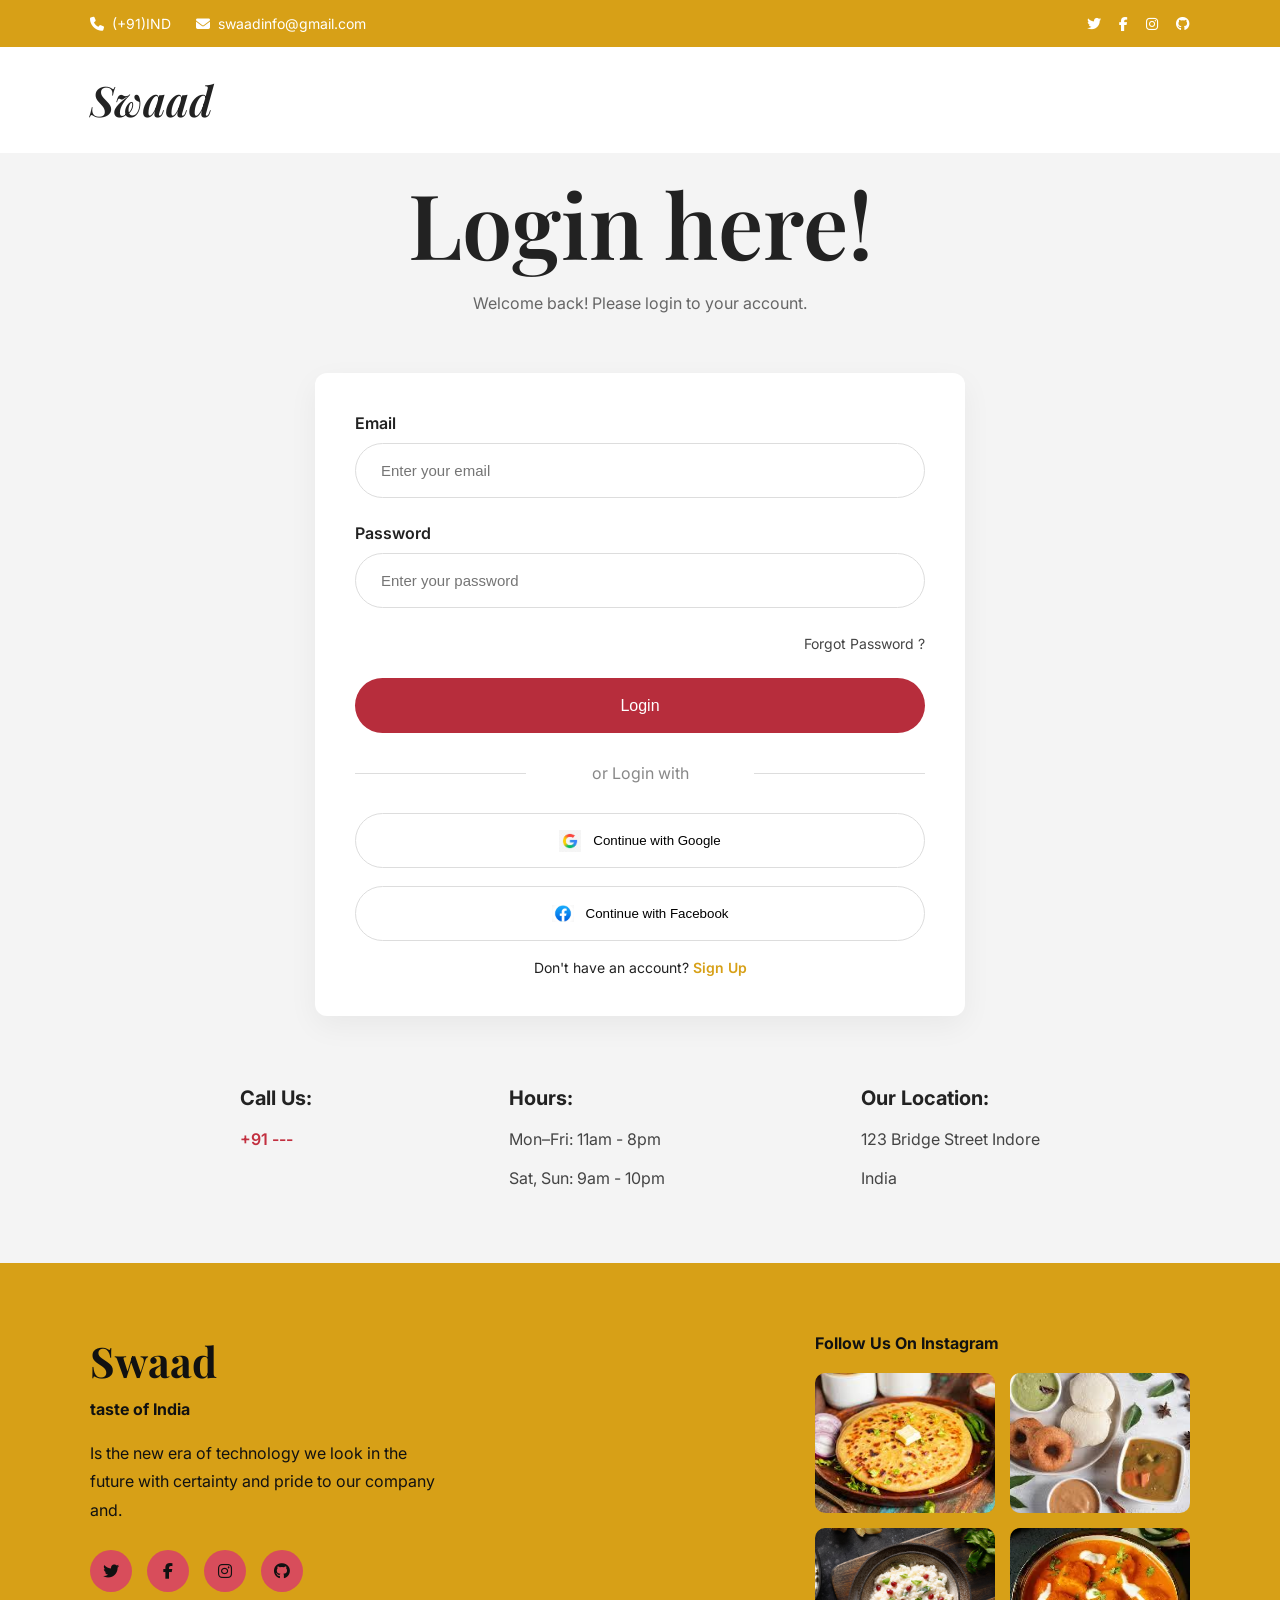
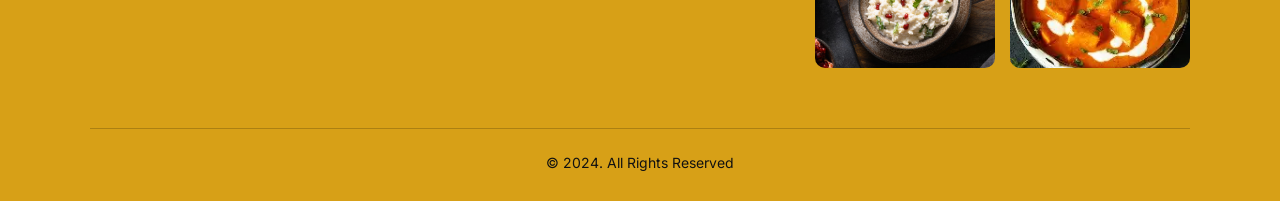
<file: index.html>
<!DOCTYPE html>
<html lang="en">
<head>
  <meta charset="UTF-8" />
  <meta name="viewport" content="width=device-width, initial-scale=1.0"/>
  <title>Swaad Login</title>

  <!-- Google Fonts -->
  <link rel="preconnect" href="https://fonts.googleapis.com">
  <link rel="preconnect" href="https://fonts.gstatic.com" crossorigin>
  <link href="https://fonts.googleapis.com/css2?family=Playfair+Display:wght@400;600;700&family=Inter:wght@300;400;500;600&display=swap" rel="stylesheet">

  <!-- Font Awesome -->
  <link rel="stylesheet"
    href="https://cdnjs.cloudflare.com/ajax/libs/font-awesome/6.5.2/css/all.min.css"/>

  <link rel="stylesheet" href="./CSS/Style.css">
</head>
<body>

  <!-- TOP BAR -->
  <div class="top-bar">
    <div class="top-left">
      <span><i class="fa-solid fa-phone"></i> (+91)IND</span>
      <span><i class="fa-solid fa-envelope"></i> swaadinfo@gmail.com</span>
    </div>

    <div class="top-right">
      <i class="fa-brands fa-twitter"></i>
      <i class="fa-brands fa-facebook-f"></i>
      <i class="fa-brands fa-instagram"></i>
      <i class="fa-brands fa-github"></i>
    </div>
  </div>

  <!-- HERO SECTION -->
  <section class="hero">

    <!-- NAV -->
    <nav class="navbar">
      <h1 class="logo">Swaad</h1>
    </nav>

    <!-- LOGIN CONTENT -->
    <div class="login-content">

      <h2>Login here!</h2>
      <p>Welcome back! Please login to your account.</p>

      <!-- LOGIN CARD -->
      <div class="login-card">

        <form id="loginForm">

          <div class="input-group">
            <label>Email</label>
            <input type="email" placeholder="Enter your email" required>
          </div>

          <div class="input-group">
            <label>Password</label>
            <input type="password" placeholder="Enter your password" required>
          </div>

          <div class="forgot">
            <a href="#">Forgot Password ?</a>
          </div>

          <button type="submit" class="login-btn">Login</button>

          <div class="divider">
            <span>or Login with</span>
          </div>

          <button type="button" class="social-btn">
            <img src="./Images/google.jpg" alt="google">
            Continue with Google
          </button>

          <button type="button" class="social-btn">
            <img src="./Images/facebook.jpg" alt="facebook">
            Continue with Facebook
          </button>

          <div class="signup-text">
            Don't have an account?
            <a href="./HTML/SignUp.html">Sign Up</a>
          </div>

        </form>
      </div>

      <!-- CONTACT INFO -->
      <div class="contact-info">

        <div class="info-box">
          <h4>Call Us:</h4>
          <p class="red">+91 ---</p>
        </div>

        <div class="info-box">
          <h4>Hours:</h4>
          <p>Mon–Fri: 11am - 8pm</p>
          <p>Sat, Sun: 9am - 10pm</p>
        </div>

        <div class="info-box">
          <h4>Our Location:</h4>
          <p>123 Bridge Street Indore</p>
          <p>India</p>
        </div>

      </div>

    </div>
  </section>

  <!-- FOOTER -->
  <footer class="footer">

    <div class="footer-container">

      <!-- LEFT -->
      <div class="footer-left">
        <h2>Swaad</h2>
        <h4>taste of India</h4>

        <p>
          Is the new era of technology we look in the future with certainty and pride
          to our company and.
        </p>

        <div class="social-icons">
          <a href="#"><i class="fa-brands fa-twitter"></i></a>
          <a href="#"><i class="fa-brands fa-facebook-f"></i></a>
          <a href="#"><i class="fa-brands fa-instagram"></i></a>
          <a href="#"><i class="fa-brands fa-github"></i></a>
        </div>
      </div>

      <!-- RIGHT -->
      <div class="footer-right">

        <h4>Follow Us On Instagram</h4>

        <div class="gallery">
          <img src="Images/paratha.jpg" alt="food">

          <img src="Images/images.jpg" alt="food">

          <img src="Images/Curd-Rice.jpg" alt="food">

          <img src="Images/shahi paneer.webp" alt="food">
        </div>

      </div>

    </div>

    <div class="footer-bottom">
      © 2024. All Rights Reserved
    </div>

  </footer>

  <script src="JS/Script.js"></script>
</body>
</html>
</file>
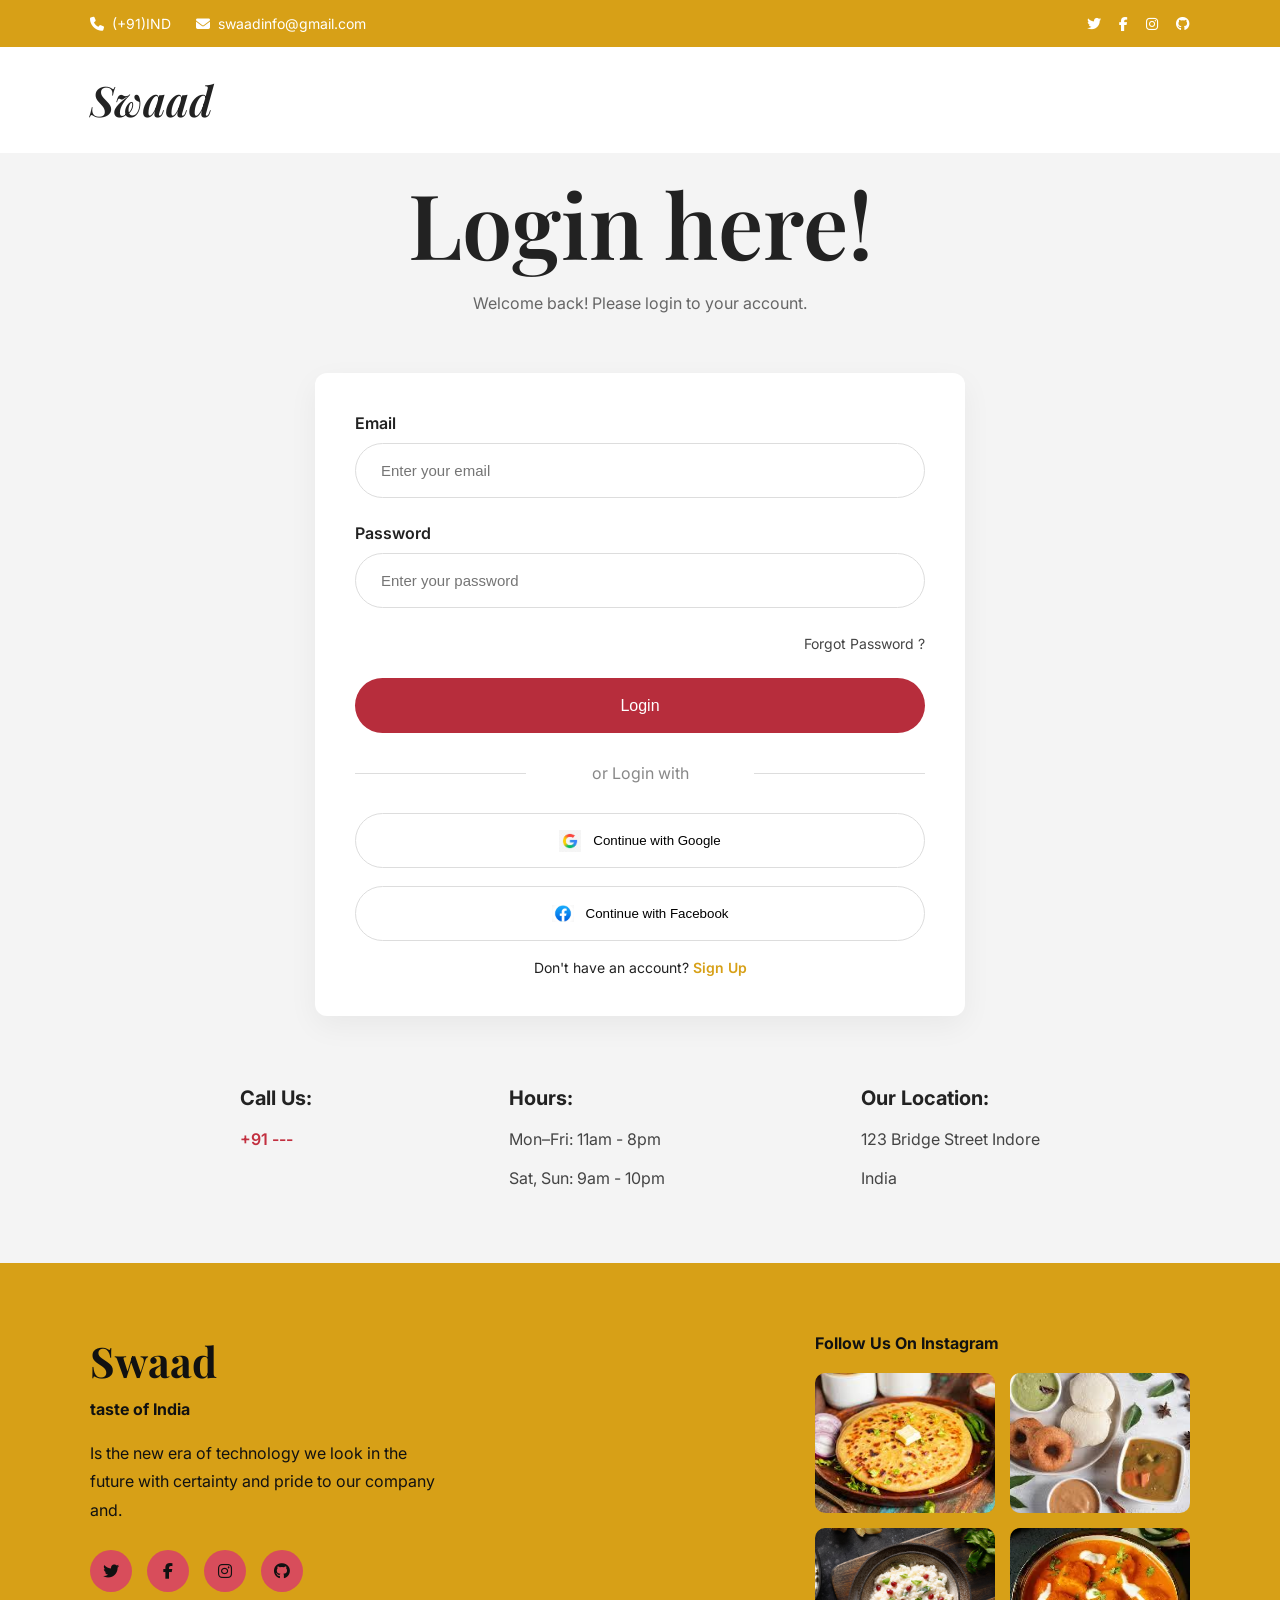
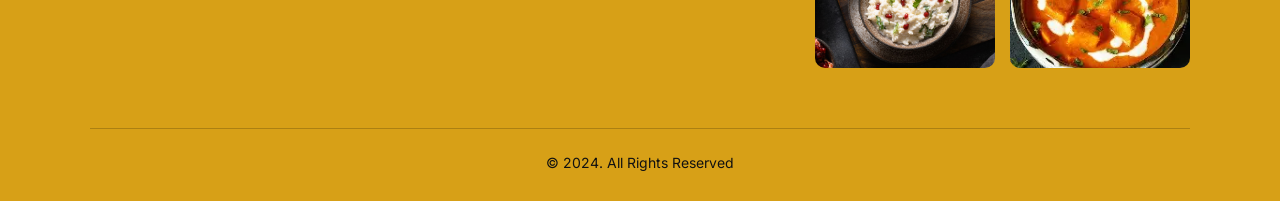
<file: HTML/index.html>
<!DOCTYPE html>
<html lang="en">
<head>
  <meta charset="UTF-8" />
  <meta name="viewport" content="width=device-width, initial-scale=1.0"/>
  <title>Swaad Login</title>

  <!-- Google Fonts -->
  <link rel="preconnect" href="https://fonts.googleapis.com">
  <link rel="preconnect" href="https://fonts.gstatic.com" crossorigin>
  <link href="https://fonts.googleapis.com/css2?family=Playfair+Display:wght@400;600;700&family=Inter:wght@300;400;500;600&display=swap" rel="stylesheet">

  <!-- Font Awesome -->
  <link rel="stylesheet"
    href="https://cdnjs.cloudflare.com/ajax/libs/font-awesome/6.5.2/css/all.min.css"/>

  <link rel="stylesheet" href="/CSS/Style.css">
</head>
<body>

  <!-- TOP BAR -->
  <div class="top-bar">
    <div class="top-left">
      <span><i class="fa-solid fa-phone"></i> (+91)IND</span>
      <span><i class="fa-solid fa-envelope"></i> swaadinfo@gmail.com</span>
    </div>

    <div class="top-right">
      <i class="fa-brands fa-twitter"></i>
      <i class="fa-brands fa-facebook-f"></i>
      <i class="fa-brands fa-instagram"></i>
      <i class="fa-brands fa-github"></i>
    </div>
  </div>

  <!-- HERO SECTION -->
  <section class="hero">

    <!-- NAV -->
    <nav class="navbar">
      <h1 class="logo">Swaad</h1>
    </nav>

    <!-- LOGIN CONTENT -->
    <div class="login-content">

      <h2>Login here!</h2>
      <p>Welcome back! Please login to your account.</p>

      <!-- LOGIN CARD -->
      <div class="login-card">

        <form id="loginForm">

          <div class="input-group">
            <label>Email</label>
            <input type="email" placeholder="Enter your email" required>
          </div>

          <div class="input-group">
            <label>Password</label>
            <input type="password" placeholder="Enter your password" required>
          </div>

          <div class="forgot">
            <a href="#">Forgot Password ?</a>
          </div>

          <button type="submit" class="login-btn">Login</button>

          <div class="divider">
            <span>or Login with</span>
          </div>

          <button type="button" class="social-btn">
            <img src="/Images/google.jpg" alt="google">
            Continue with Google
          </button>

          <button type="button" class="social-btn">
            <img src="/Images/facebook.jpg" alt="facebook">
            Continue with Facebook
          </button>

          <div class="signup-text">
            Don't have an account?
            <a href="SignUp.html">Sign Up</a>
          </div>

        </form>
      </div>

      <!-- CONTACT INFO -->
      <div class="contact-info">

        <div class="info-box">
          <h4>Call Us:</h4>
          <p class="red">+91 ---</p>
        </div>

        <div class="info-box">
          <h4>Hours:</h4>
          <p>Mon–Fri: 11am - 8pm</p>
          <p>Sat, Sun: 9am - 10pm</p>
        </div>

        <div class="info-box">
          <h4>Our Location:</h4>
          <p>123 Bridge Street Indore</p>
          <p>India</p>
        </div>

      </div>

    </div>
  </section>

  <!-- FOOTER -->
  <footer class="footer">

    <div class="footer-container">

      <!-- LEFT -->
      <div class="footer-left">
        <h2>Swaad</h2>
        <h4>taste of India</h4>

        <p>
          Is the new era of technology we look in the future with certainty and pride
          to our company and.
        </p>

        <div class="social-icons">
          <a href="#"><i class="fa-brands fa-twitter"></i></a>
          <a href="#"><i class="fa-brands fa-facebook-f"></i></a>
          <a href="#"><i class="fa-brands fa-instagram"></i></a>
          <a href="#"><i class="fa-brands fa-github"></i></a>
        </div>
      </div>

      <!-- RIGHT -->
      <div class="footer-right">

        <h4>Follow Us On Instagram</h4>

        <div class="gallery">
          <img src="/Images/paratha.jpg" alt="food">

          <img src="/Images/images.jpg" alt="food">

          <img src="/Images/Curd-Rice.jpg" alt="food">

          <img src="/Images/shahi paneer.webp" alt="food">
        </div>

      </div>

    </div>

    <div class="footer-bottom">
      © 2024. All Rights Reserved
    </div>

  </footer>

  <script src="/JS/Script.js"></script>
</body>
</html>
</file>
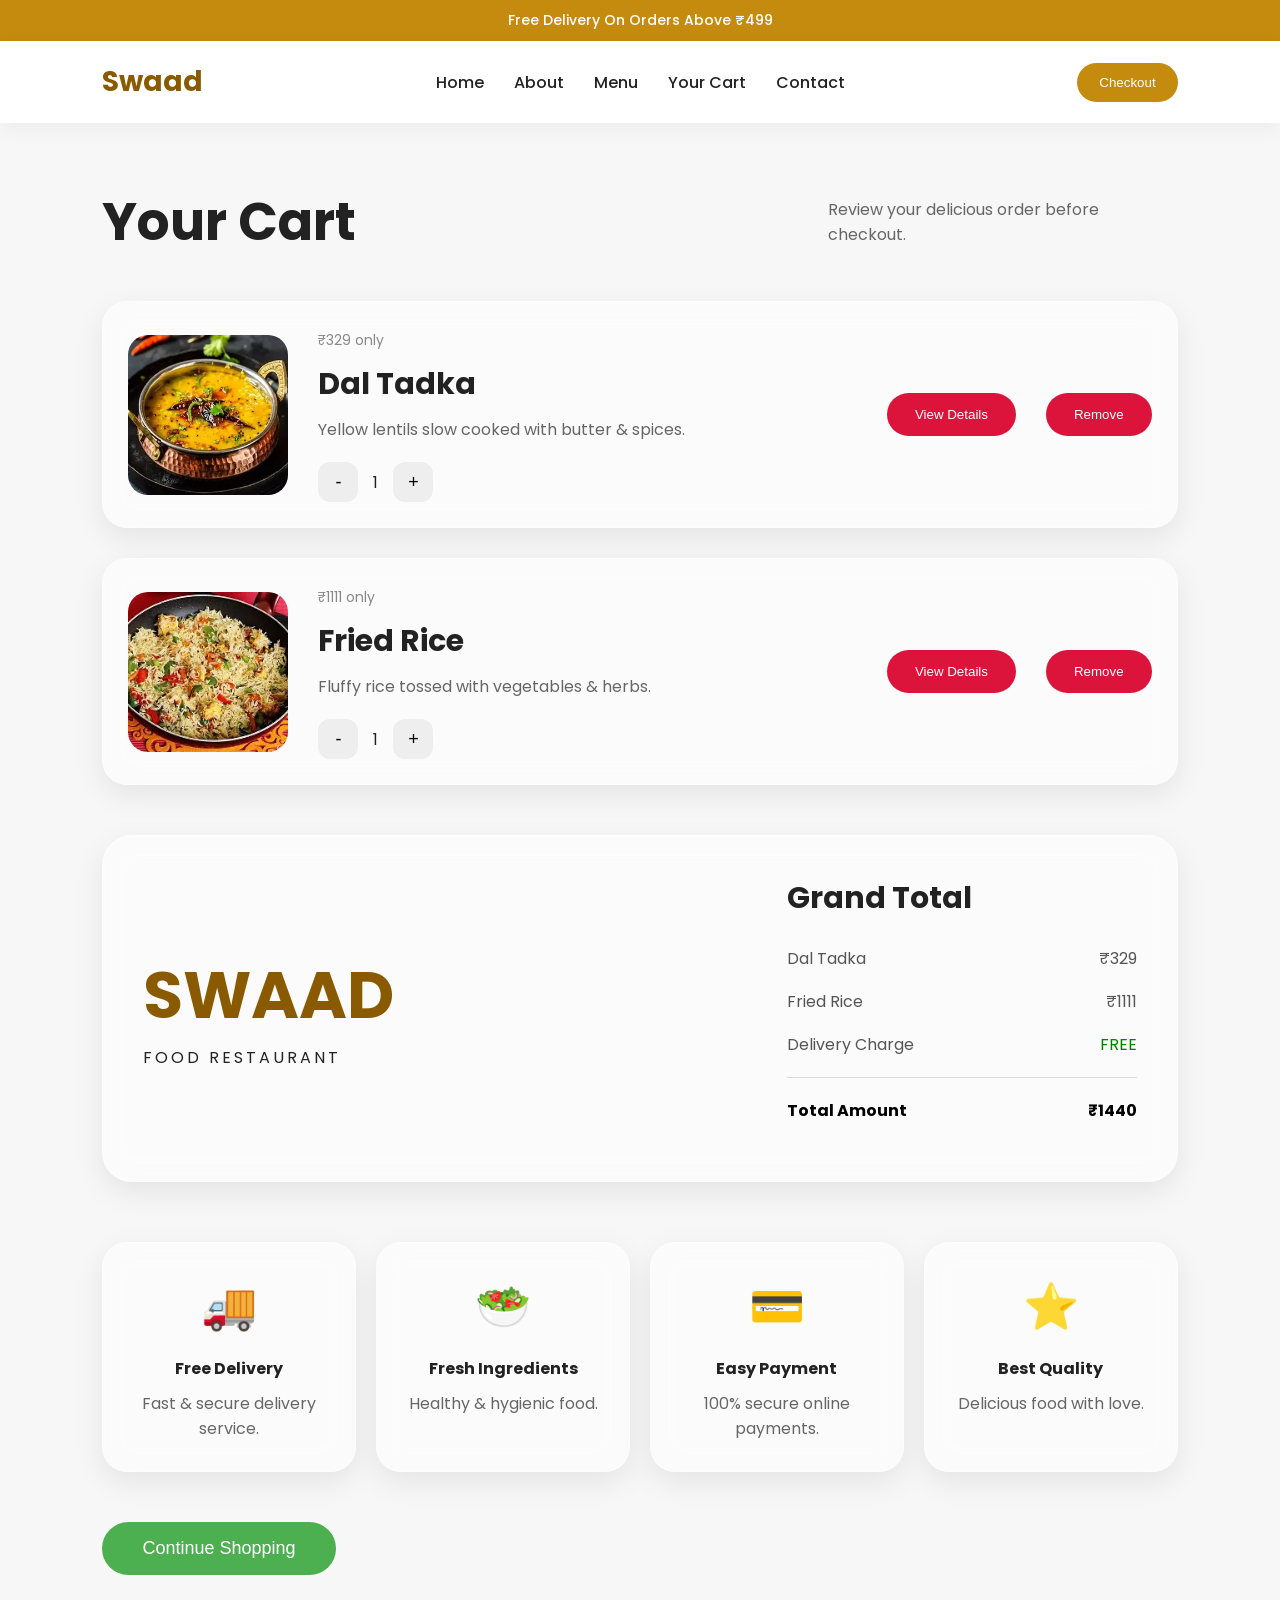
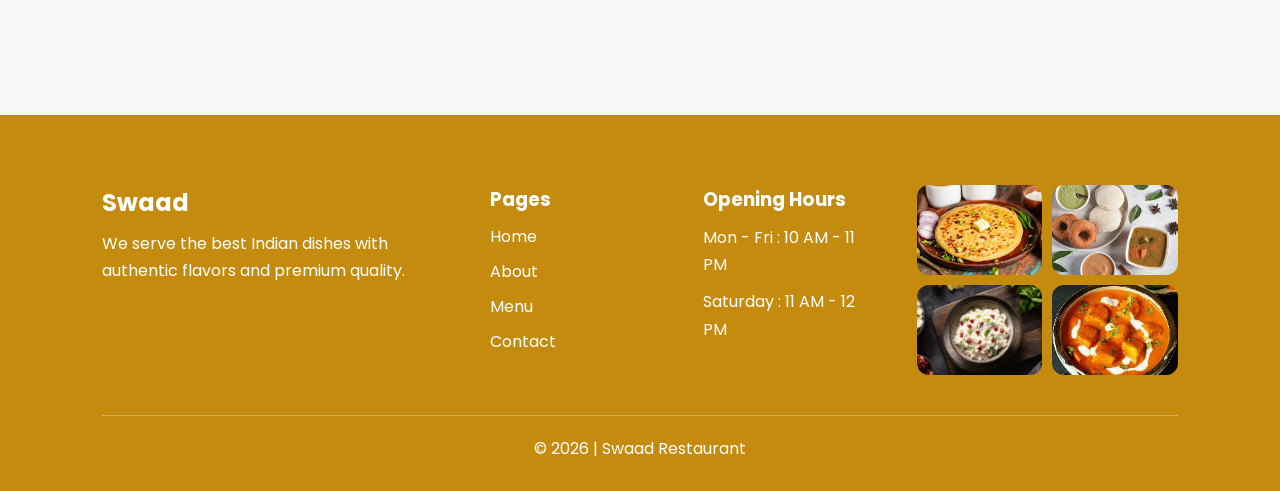
<file: HTML/Cart.html>
<!DOCTYPE html>
<html lang="en">
<head>
  <meta charset="UTF-8" />
  <meta name="viewport" content="width=device-width, initial-scale=1.0"/>
  <title>Swaad Cart</title>

  <link rel="stylesheet" href="../CSS/Cart.css"/>

  <link rel="preconnect" href="https://fonts.googleapis.com">
  <link href="https://fonts.googleapis.com/css2?family=Poppins:wght@300;400;500;600;700&display=swap" rel="stylesheet">
</head>
<body>

  <!-- Top Bar -->
  <div class="top-bar">
    Free Delivery On Orders Above ₹499
  </div>

  <!-- Navbar -->
  <header class="navbar">
    <div class="logo">Swaad</div>

    <nav>
        <a href="home.html">Home</a>
        <a href="about.html">About</a>
        <a href="Menu.html">Menu</a>
        <a href="Cart.html">Your Cart</a>
        <a href="Contact.html">Contact</a>
    </nav>

    <a href="Checkout.html"><button class="book-btn">Checkout</button></a>
  </header>

  <!-- Cart Section -->
  <section class="cart-section">

    <div class="cart-header">
      <h1>Your Cart</h1>
      <p>Review your delicious order before checkout.</p>
    </div>

    <!-- Cart Item -->
    <div class="cart-item glass">

      <img src="../Images/dal tadka.webp" alt="">

      <div class="item-details">
        <span class="price">₹329 only</span>
        <h2>Dal Tadka</h2>
        <p>Yellow lentils slow cooked with butter & spices.</p>

        <div class="quantity-box">
          <button class="minus">-</button>
          <span>1</span>
          <button class="plus">+</button>
        </div>
      </div>
      <a href="FoodDetails.html"><button class="view-btn">
          View Details
      </button></a>
      <button class="remove-btn">Remove</button>
    </div>

    <!-- Cart Item -->
    <div class="cart-item glass">

      <img src="../Images/fried rice.webp" alt="">

      <div class="item-details">
        <span class="price">₹1111 only</span>
        <h2>Fried Rice</h2>
        <p>Fluffy rice tossed with vegetables & herbs.</p>

        <div class="quantity-box">
          <button class="minus">-</button>
          <span>1</span>
          <button class="plus">+</button>
        </div>
      </div>
      <a href="FoodDetails.html"><button class="view-btn">
          View Details
      </button></a>
      <button class="remove-btn">Remove</button>
    </div>

    <!-- Total Card -->
    <div class="total-card glass">

      <div class="brand-logo">
        <h2>SWAAD</h2>
        <p>FOOD RESTAURANT</p>
      </div>

      <div class="bill-box">
        <h3>Grand Total</h3>

        <div class="bill-row">
          <span>Dal Tadka</span>
          <span>₹329</span>
        </div>

        <div class="bill-row">
          <span>Fried Rice</span>
          <span>₹1111</span>
        </div>

        <div class="bill-row">
          <span>Delivery Charge</span>
          <span class="green">FREE</span>
        </div>

        <div class="bill-row total">
          <span>Total Amount</span>
          <span>₹1440</span>
        </div>
      </div>
    </div>

    <!-- Features -->
    <div class="features">

      <div class="feature glass">
        <div class="icon">🚚</div>
        <h4>Free Delivery</h4>
        <p>Fast & secure delivery service.</p>
      </div>

      <div class="feature glass">
        <div class="icon">🥗</div>
        <h4>Fresh Ingredients</h4>
        <p>Healthy & hygienic food.</p>
      </div>

      <div class="feature glass">
        <div class="icon">💳</div>
        <h4>Easy Payment</h4>
        <p>100% secure online payments.</p>
      </div>

      <div class="feature glass">
        <div class="icon">⭐</div>
        <h4>Best Quality</h4>
        <p>Delicious food with love.</p>
      </div>

    </div>

    <a href="Menu.html">
      <button class="checkout-btn">
        Continue Shopping
      </button>
    </a>

  </section>

  <!-- Footer -->
  <footer class="footer">

    <div class="footer-content">

      <div class="footer-box">
        <h2>Swaad</h2>
        <p>
          We serve the best Indian dishes with authentic flavors and premium quality.
        </p>
      </div>

      <div class="footer-box">
        <h3>Pages</h3>
        <a href="#">Home</a>
        <a href="#">About</a>
        <a href="#">Menu</a>
        <a href="#">Contact</a>
      </div>

      <div class="footer-box">
        <h3>Opening Hours</h3>
        <p>Mon - Fri : 10 AM - 11 PM</p>
        <p>Saturday : 11 AM - 12 PM</p>
      </div>

      <div class="footer-gallery">
        <img src="../Images/paratha.jpg" alt="food">

          <img src="../Images/images.jpg" alt="food">

          <img src="../Images/Curd-Rice.jpg" alt="food">

          <img src="../Images/shahi paneer.webp" alt="food">
      </div>

    </div>

    <div class="copyright">
      © 2026 | Swaad Restaurant
    </div>

  </footer>

<script src="../JS/Cart.js"></script>
</body>
</html>
</file>
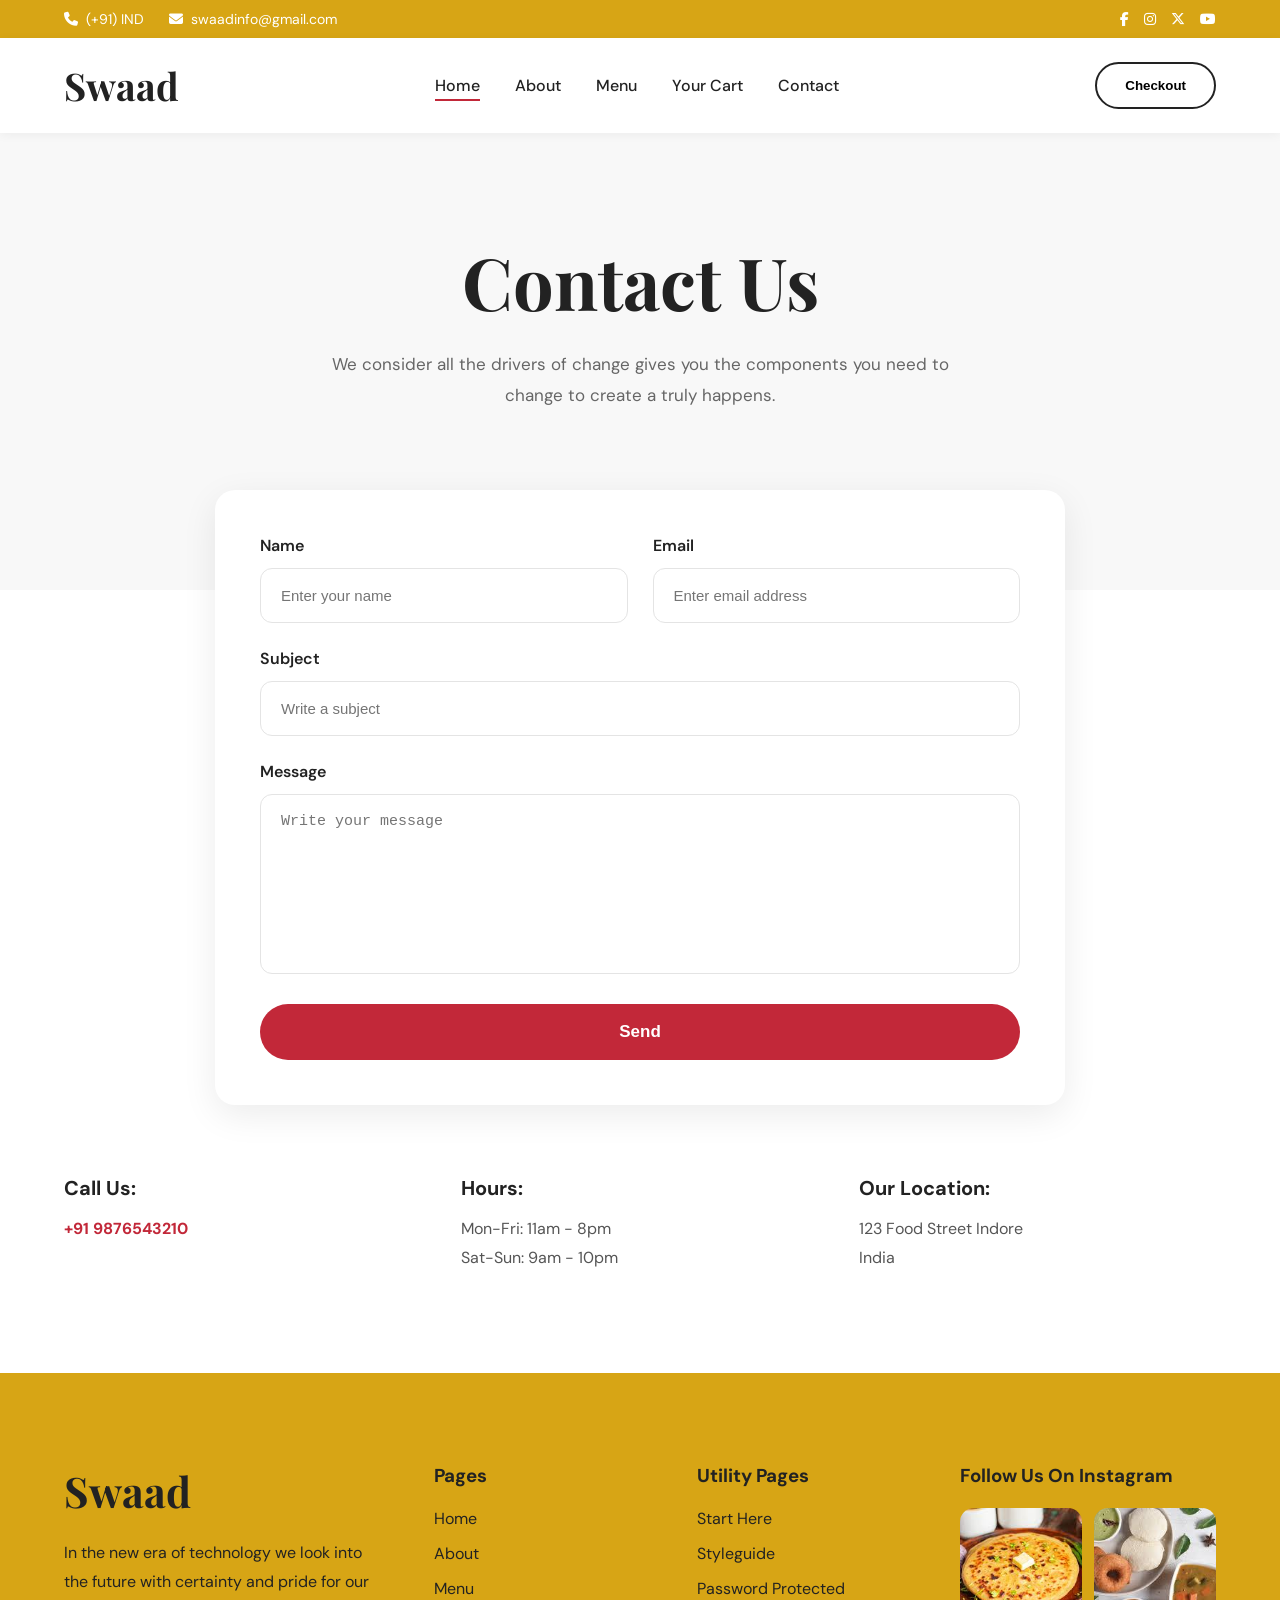
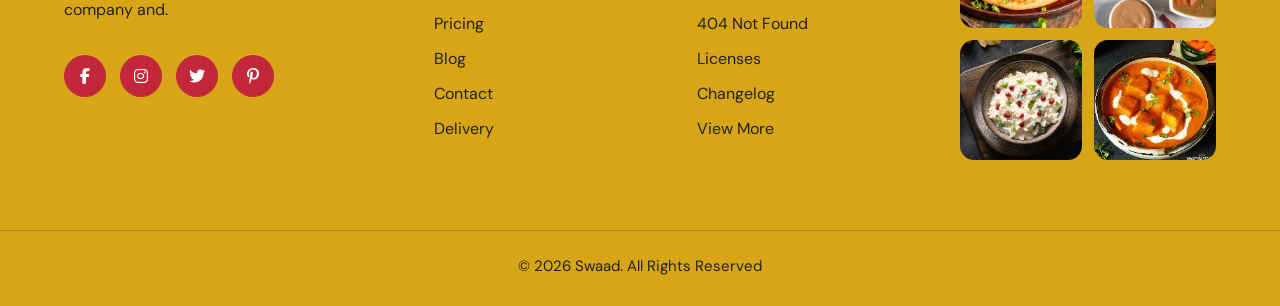
<file: HTML/Contact.html>
<!DOCTYPE html>
<html lang="en">
<head>
  <meta charset="UTF-8" />
  <meta name="viewport" content="width=device-width, initial-scale=1.0"/>
  <title>Swaad - Contact Us</title>

  <!-- Google Fonts -->
  <link rel="preconnect" href="https://fonts.googleapis.com">
  <link rel="preconnect" href="https://fonts.gstatic.com" crossorigin>
  <link href="https://fonts.googleapis.com/css2?family=Playfair+Display:wght@400;500;600;700&family=DM+Sans:wght@400;500;700&display=swap" rel="stylesheet">

  <!-- Font Awesome -->
  <link rel="stylesheet"
    href="https://cdnjs.cloudflare.com/ajax/libs/font-awesome/6.5.2/css/all.min.css"/>

  <link rel="stylesheet" href="../CSS/Contact.css"/>
</head>
<body>

  <!-- ================= TOP BAR ================= -->
  <div class="top-bar">
    <div class="container top-container">
      <div class="top-left">
        <span><i class="fa-solid fa-phone"></i> (+91) IND</span>
        <span><i class="fa-solid fa-envelope"></i> swaadinfo@gmail.com</span>
      </div>

      <div class="top-right">
        <a href="#"><i class="fa-brands fa-facebook-f"></i></a>
        <a href="#"><i class="fa-brands fa-instagram"></i></a>
        <a href="#"><i class="fa-brands fa-x-twitter"></i></a>
        <a href="#"><i class="fa-brands fa-youtube"></i></a>
      </div>
    </div>
  </div>

  <!-- ================= NAVBAR ================= -->
  <header class="navbar">
    <div class="container nav-container">

      <div class="logo">
        <h1>Swaad</h1>
      </div>

      <nav class="nav-links" id="navLinks">
        <a href="home.html" class="active">Home</a>
        <a href="about.html">About</a>
        <a href="Menu.html">Menu</a>
        <a href="Cart.html">Your Cart</a>
        <a href="Contact.html">Contact</a>
      </nav>

      <a href="Checkout.html"><button class="book-btn">Checkout</button></a>

      <div class="menu-toggle" id="menuToggle">
        <i class="fa-solid fa-bars"></i>
      </div>

    </div>
  </header>

  <!-- ================= HERO ================= -->
  <section class="hero">
    <div class="container hero-content">

      <h1>Contact Us</h1>

      <p>
        We consider all the drivers of change gives you the components
        you need to change to create a truly happens.
      </p>

    </div>
  </section>

  <!-- ================= CONTACT FORM ================= -->
  <section class="contact-section">

    <div class="container">

      <div class="contact-card">

        <form>

          <div class="input-row">

            <div class="input-group">
              <label>Name</label>
              <input type="text" placeholder="Enter your name">
            </div>

            <div class="input-group">
              <label>Email</label>
              <input type="email" placeholder="Enter email address">
            </div>

          </div>

          <div class="input-group">
            <label>Subject</label>
            <input type="text" placeholder="Write a subject">
          </div>

          <div class="input-group">
            <label>Message</label>
            <textarea placeholder="Write your message"></textarea>
          </div>

          <button type="submit" class="send-btn">
            Send
          </button>

        </form>

      </div>

      <!-- CONTACT INFO -->
      <div class="contact-info">

        <div class="info-box">
          <h3>Call Us:</h3>
          <p class="highlight">+91 9876543210</p>
        </div>

        <div class="info-box">
          <h3>Hours:</h3>
          <p>Mon-Fri: 11am - 8pm</p>
          <p>Sat-Sun: 9am - 10pm</p>
        </div>

        <div class="info-box">
          <h3>Our Location:</h3>
          <p>123 Food Street Indore</p>
          <p>India</p>
        </div>

      </div>

    </div>

  </section>

  <!-- ================= FOOTER ================= -->
  <footer class="footer">

    <div class="container footer-grid">

      <!-- LEFT -->
      <div class="footer-about">

        <h2>Swaad</h2>
        <p>
          In the new era of technology we look into the future with certainty
          and pride for our company and.
        </p>

        <div class="social-icons">
          <a href="#"><i class="fa-brands fa-facebook-f"></i></a>
          <a href="#"><i class="fa-brands fa-instagram"></i></a>
          <a href="#"><i class="fa-brands fa-twitter"></i></a>
          <a href="#"><i class="fa-brands fa-pinterest-p"></i></a>
        </div>

      </div>

      <!-- PAGES -->
      <div class="footer-links">
        <h3>Pages</h3>
        <a href="#">Home</a>
        <a href="#">About</a>
        <a href="#">Menu</a>
        <a href="#">Pricing</a>
        <a href="#">Blog</a>
        <a href="#">Contact</a>
        <a href="#">Delivery</a>
      </div>

      <!-- UTILITY -->
      <div class="footer-links">
        <h3>Utility Pages</h3>
        <a href="#">Start Here</a>
        <a href="#">Styleguide</a>
        <a href="#">Password Protected</a>
        <a href="#">404 Not Found</a>
        <a href="#">Licenses</a>
        <a href="#">Changelog</a>
        <a href="#">View More</a>
      </div>

      <!-- GALLERY -->
      <div class="footer-gallery">

        <h3>Follow Us On Instagram</h3>

        <div class="gallery-grid">

          <img src="../Images/paratha.jpg" alt="food">

          <img src="../Images/images.jpg" alt="food">

          <img src="../Images/Curd-Rice.jpg" alt="food">

          <img src="../Images/shahi paneer.webp" alt="food">

        </div>

      </div>

    </div>

    <div class="footer-bottom">
      © 2026 Swaad. All Rights Reserved
    </div>

  </footer>

  <script src="../JS/Contact.js"></script>

</body>
</html>
</file>
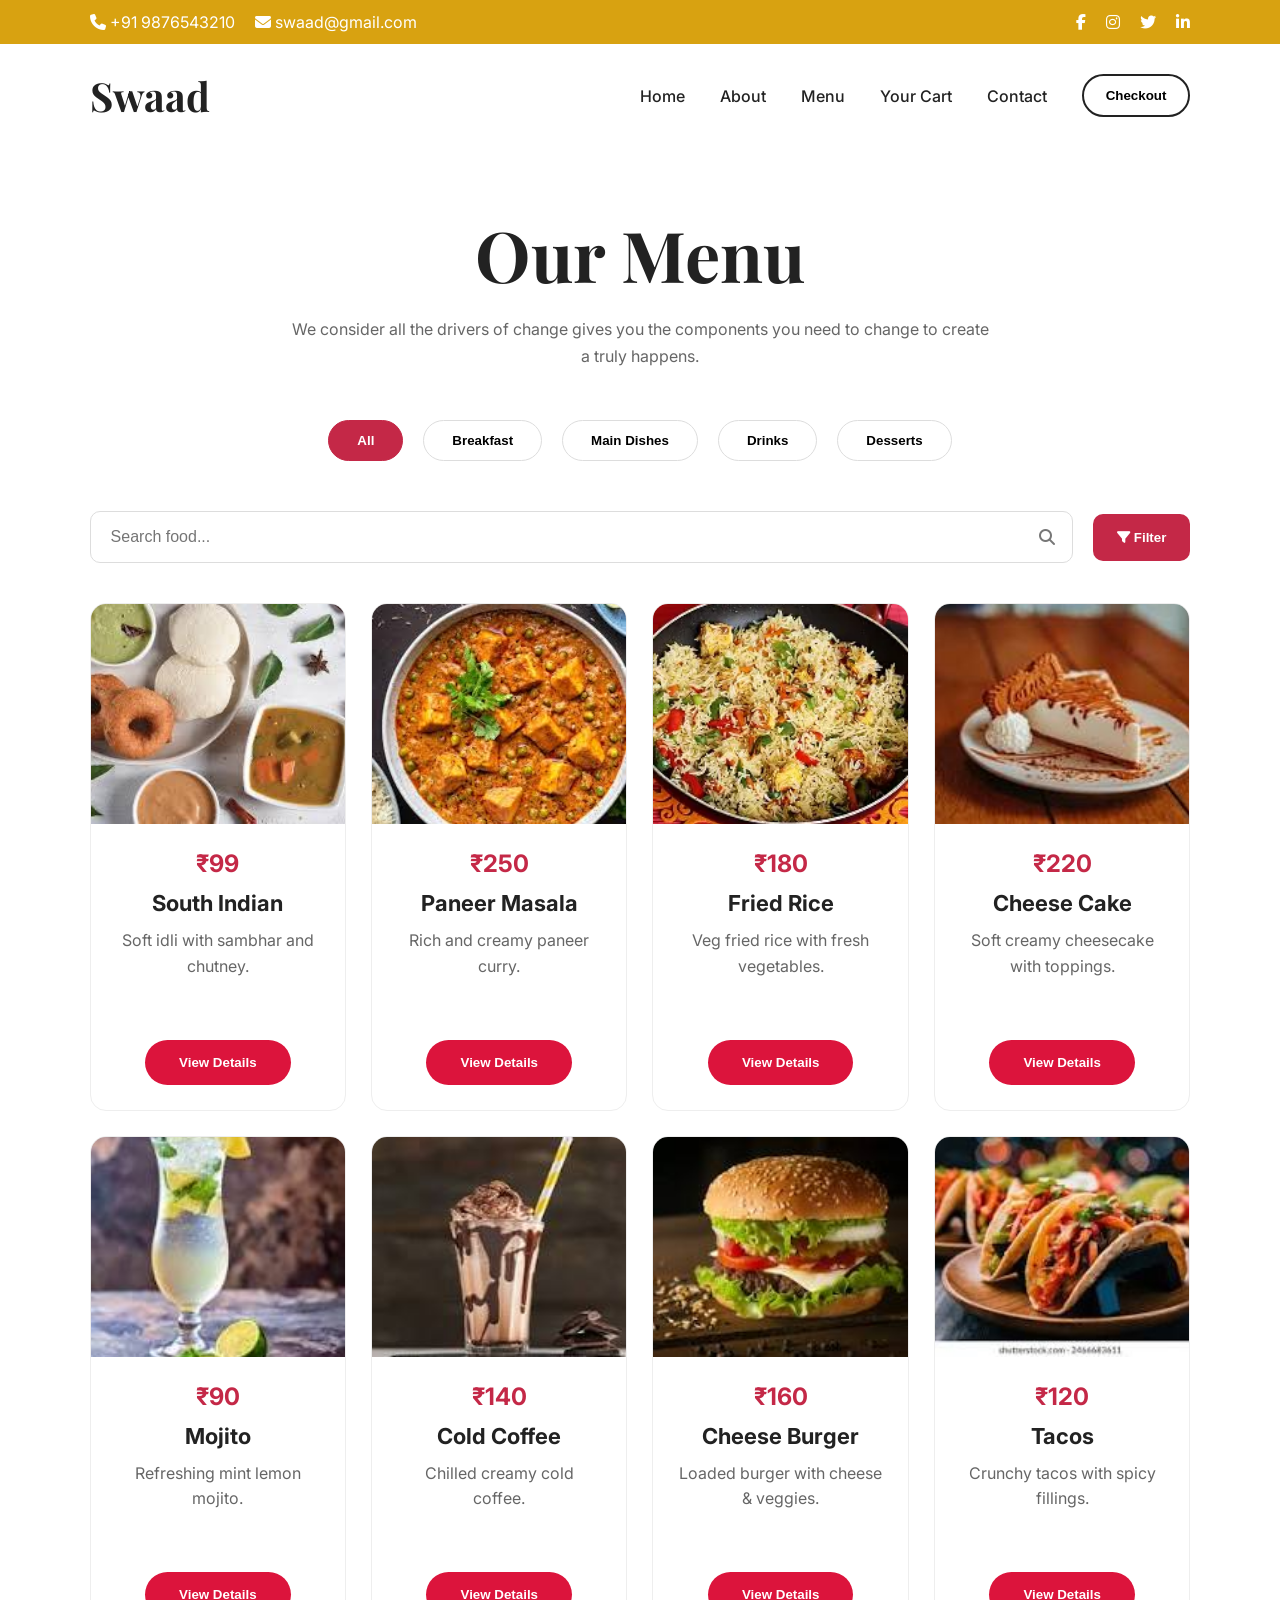
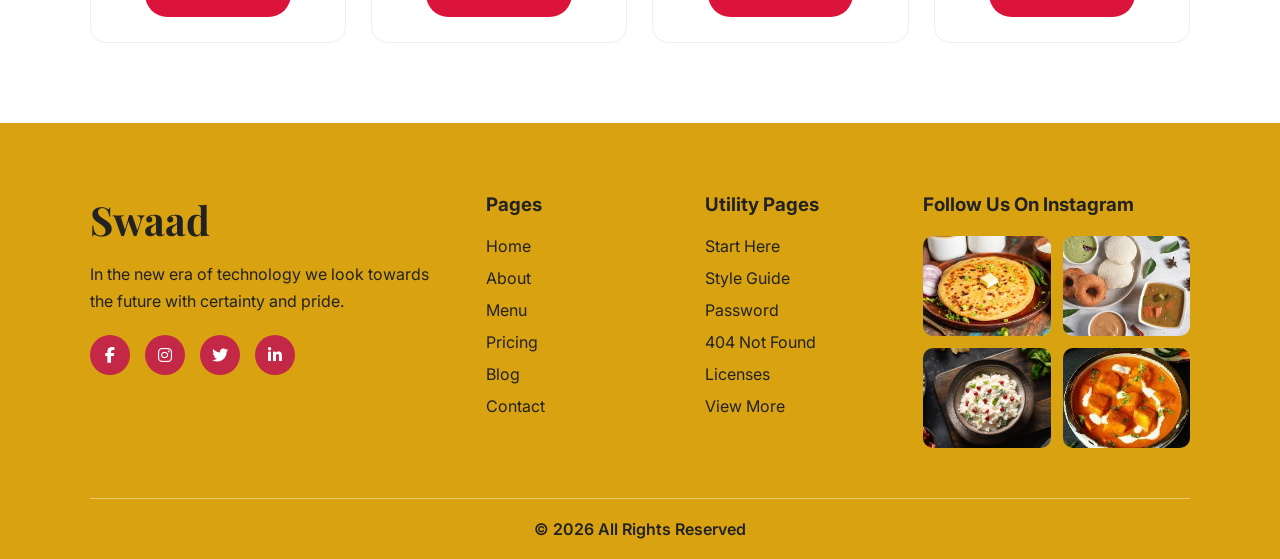
<file: HTML/Menu.html>
<!-- index.html -->
<!DOCTYPE html>
<html lang="en">
<head>
  <meta charset="UTF-8" />
  <meta name="viewport" content="width=device-width, initial-scale=1.0"/>
  <title>Swaad - Menu</title>

  <!-- Google Fonts -->
  <link href="https://fonts.googleapis.com/css2?family=Playfair+Display:wght@500;700&family=Inter:wght@400;500;600&display=swap" rel="stylesheet">

  <!-- Font Awesome -->
  <link rel="stylesheet"
    href="https://cdnjs.cloudflare.com/ajax/libs/font-awesome/6.5.1/css/all.min.css"/>

  <link rel="stylesheet" href="../CSS/Menu.css"/>
</head>
<body>

  <!-- TOP BAR -->
  <div class="top-bar">
    <div class="top-left">
      <span><i class="fa-solid fa-phone"></i> +91 9876543210</span>
      <span><i class="fa-solid fa-envelope"></i> swaad@gmail.com</span>
    </div>

    <div class="top-right">
      <i class="fa-brands fa-facebook-f"></i>
      <i class="fa-brands fa-instagram"></i>
      <i class="fa-brands fa-twitter"></i>
      <i class="fa-brands fa-linkedin-in"></i>
    </div>
  </div>

  <!-- NAVBAR -->
  <header class="navbar">
    <div class="logo">Swaad</div>

    <nav class="nav-links" id="navLinks">
        <a href="home.html">Home</a>
        <a href="about.html">About</a>
        <a href="Menu.html">Menu</a>
        <a href="Cart.html">Your Cart</a>
        <a href="Contact.html">Contact</a>
      <a href="Checkout.html"><button class="book-btn">Checkout</button></a>
    </nav>

    <div class="menu-toggle" id="menuToggle">
      <i class="fa-solid fa-bars"></i>
    </div>
  </header>

  <!-- HERO -->
  <section class="hero">
    <h1>Our Menu</h1>
    <p>
      We consider all the drivers of change gives you the components
      you need to change to create a truly happens.
    </p>
  </section>

  <!-- CATEGORY BUTTONS -->
  <section class="category-section">
    <button class="category-btn active">All</button>
    <button class="category-btn">Breakfast</button>
    <button class="category-btn">Main Dishes</button>
    <button class="category-btn">Drinks</button>
    <button class="category-btn">Desserts</button>
  </section>

  <!-- SEARCH + FILTER -->
  <section class="search-filter">

    <div class="search-box">
      <input type="text" id="searchInput" placeholder="Search food..." />
      <i class="fa-solid fa-magnifying-glass"></i>
    </div>

    <div class="filter-box">
      <button class="filter-btn" id="filterBtn">
        <i class="fa-solid fa-filter"></i>
        Filter
      </button>

      <div class="filter-dropdown" id="filterDropdown">
        <button data-price="all">All Prices</button>
        <button data-price="100">Below ₹100</button>
        <button data-price="200">Below ₹200</button>
        <button data-price="300">Below ₹300</button>
      </div>
    </div>

  </section>

  <!-- MENU CARDS -->
  <section class="menu-grid" id="menuGrid">

    <!-- CARD -->
    <div class="card" data-price="99">
      <div class="card-image">
        <img src="../Images/images.jpg" alt="">
      </div>
      <div class="card-content">
        <h3>₹99</h3>
        <h4>South Indian</h4>
        <p>Soft idli with sambhar and chutney.</p>
        <a href="FoodDetails.html"><button class="view-btn">
          View Details
        </button></a>
      </div>
      
    </div>

    <div class="card" data-price="250">
      <div class="card-image">
        <img src="../Images/paneer2.jpg" alt="">
      </div>
      <div class="card-content">
        <h3>₹250</h3>
        <h4>Paneer Masala</h4>
        <p>Rich and creamy paneer curry.</p>
        <a href="FoodDetails.html"><button class="view-btn">
          View Details
        </button></a>
      </div>
    </div>

    <div class="card" data-price="180">
      <div class="card-image">
        <img src="../Images/fried rice.webp" alt="">
      </div>
      <div class="card-content">
        <h3>₹180</h3>
        <h4>Fried Rice</h4>
        <p>Veg fried rice with fresh vegetables.</p>
        <a href="FoodDetails.html"><button class="view-btn">
          View Details
        </button></a>
      </div>
    </div>

    <div class="card" data-price="220">
      <div class="card-image">
        <img src="../Images/Cheese Cake.jpg" alt="">
      </div>
      <div class="card-content">
        <h3>₹220</h3>
        <h4>Cheese Cake</h4>
        <p>Soft creamy cheesecake with toppings.</p>
        <a href="FoodDetails.html"><button class="view-btn">
          View Details
        </button></a>
      </div>
    </div>

    <div class="card" data-price="90">
      <div class="card-image">
        <img src="../Images/Mojito.jpg" alt="">
      </div>
      <div class="card-content">
        <h3>₹90</h3>
        <h4>Mojito</h4>
        <p>Refreshing mint lemon mojito.</p>
        <a href="FoodDetails.html"><button class="view-btn">
          View Details
        </button></a>
      </div>
    </div>

    <div class="card" data-price="140">
      <div class="card-image">
        <img src="../Images/coldcoffe.jpg" alt="">
      </div>
      <div class="card-content">
        <h3>₹140</h3>
        <h4>Cold Coffee</h4>
        <p>Chilled creamy cold coffee.</p>
        <a href="FoodDetails.html"><button class="view-btn">
          View Details
        </button></a>
      </div>
    </div>

    <div class="card" data-price="160">
      <div class="card-image">
        <img src="../Images/CheeseBurger.jpg" alt="">
      </div>
      <div class="card-content">
        <h3>₹160</h3>
        <h4>Cheese Burger</h4>
        <p>Loaded burger with cheese & veggies.</p>
        <a href="FoodDetails.html"><button class="view-btn">
          View Details
        </button></a>
      </div>
    </div>

    <div class="card" data-price="120">
      <div class="card-image">
        <img src="../Images/Tacos.jpg" alt="">
      </div>
      <div class="card-content">
        <h3>₹120</h3>
        <h4>Tacos</h4>
        <p>Crunchy tacos with spicy fillings.</p>
        <a href="FoodDetails.html"><button class="view-btn">
          View Details
        </button></a>
      </div>
    </div>

  </section>

  <!-- FOOTER -->
  <footer class="footer">

    <div class="footer-container">

      <div class="footer-box">
        <h2>Swaad</h2>
        <p>
          In the new era of technology we look towards the future with certainty and pride.
        </p>

        <div class="social-icons">
          <i class="fa-brands fa-facebook-f"></i>
          <i class="fa-brands fa-instagram"></i>
          <i class="fa-brands fa-twitter"></i>
          <i class="fa-brands fa-linkedin-in"></i>
        </div>
      </div>

      <div class="footer-box">
        <h3>Pages</h3>
        <ul>
          <li>Home</li>
          <li>About</li>
          <li>Menu</li>
          <li>Pricing</li>
          <li>Blog</li>
          <li>Contact</li>
        </ul>
      </div>

      <div class="footer-box">
        <h3>Utility Pages</h3>
        <ul>
          <li>Start Here</li>
          <li>Style Guide</li>
          <li>Password</li>
          <li>404 Not Found</li>
          <li>Licenses</li>
          <li>View More</li>
        </ul>
      </div>

      <div class="footer-box">
        <h3>Follow Us On Instagram</h3>

        <div class="footer-gallery">
          <img src="../Images/paratha.jpg" alt="food">

          <img src="../Images/images.jpg" alt="food">

          <img src="../Images/Curd-Rice.jpg" alt="food">

          <img src="../Images/shahi paneer.webp" alt="food">
        </div>

      </div>

    </div>

    <div class="footer-bottom">
      © 2026 All Rights Reserved
    </div>

  </footer>

  <script src="../JS/Menu.js"></script>
</body>
</html>
</file>
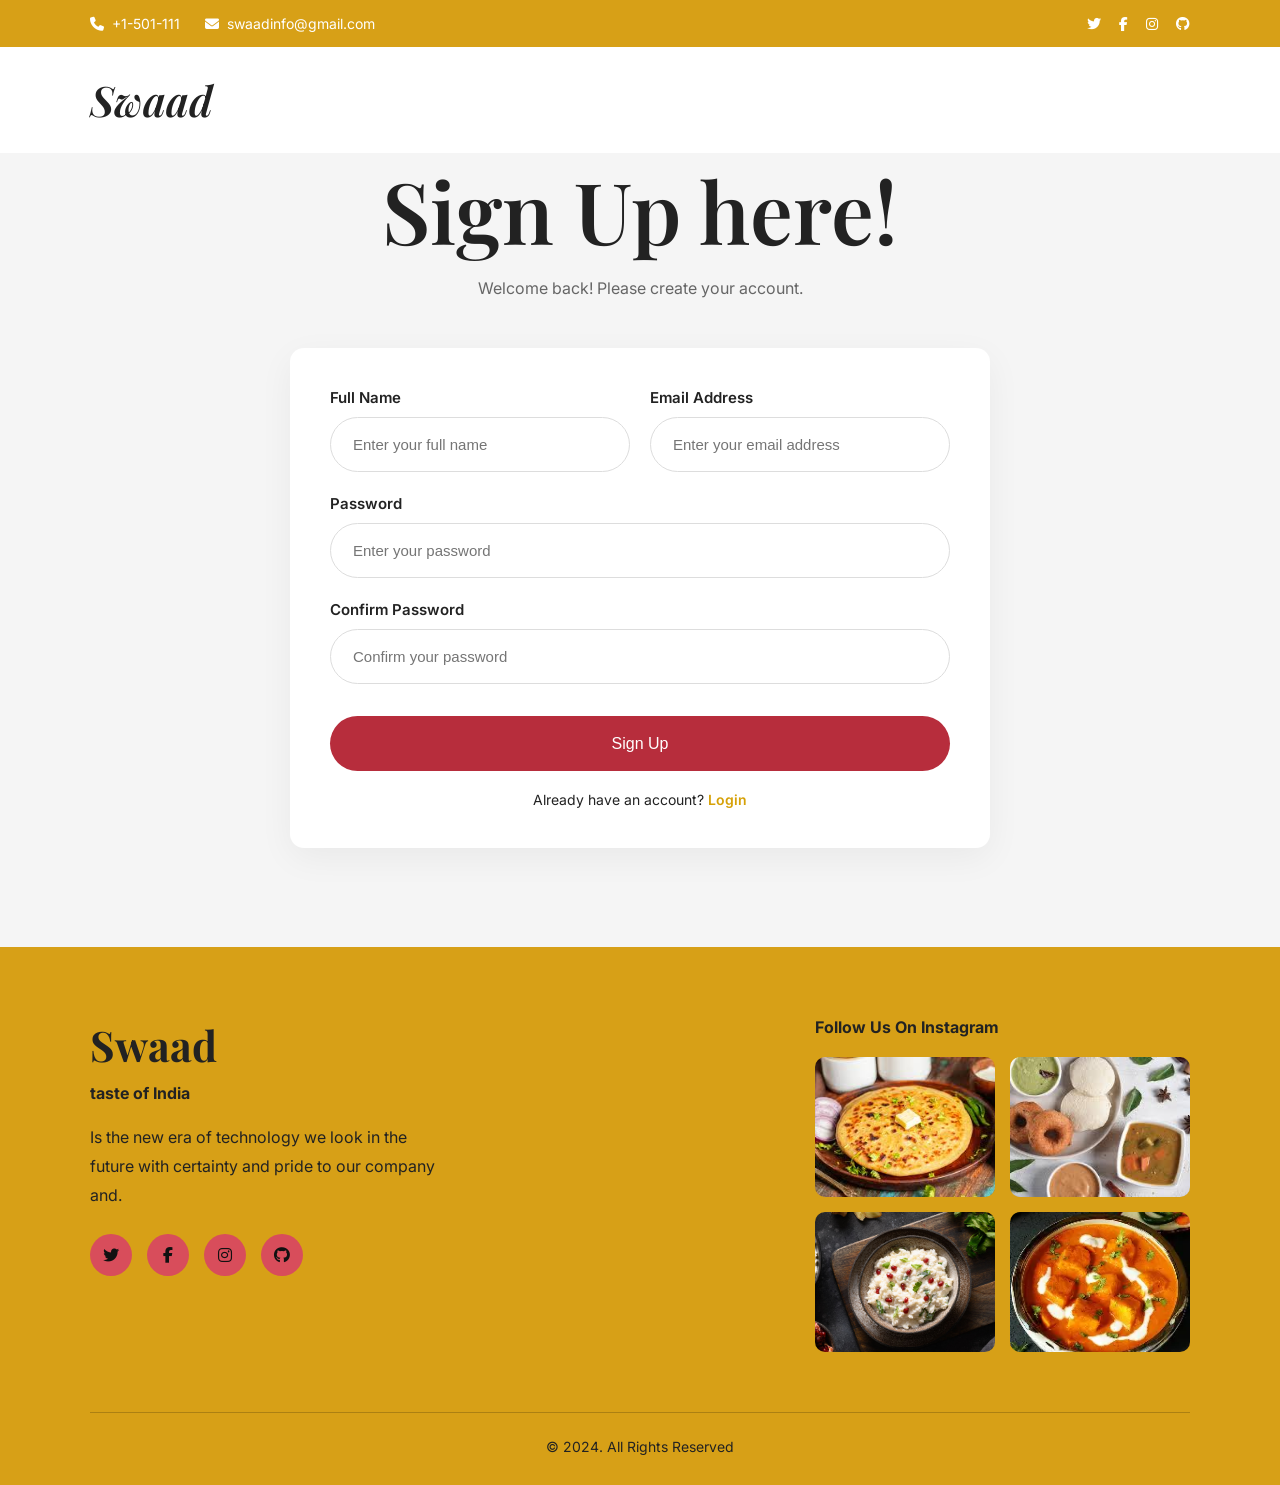
<file: HTML/SignUp.html>
<!DOCTYPE html>
<html lang="en">
<head>
  <meta charset="UTF-8" />
  <meta name="viewport" content="width=device-width, initial-scale=1.0"/>
  <title>Swaad Signup</title>

  <!-- Google Fonts -->
  <link rel="preconnect" href="https://fonts.googleapis.com">
  <link rel="preconnect" href="https://fonts.gstatic.com" crossorigin>

  <link href="https://fonts.googleapis.com/css2?family=Playfair+Display:wght@400;500;600;700&family=Inter:wght@300;400;500;600&display=swap" rel="stylesheet">

  <!-- Font Awesome -->
  <link rel="stylesheet"
  href="https://cdnjs.cloudflare.com/ajax/libs/font-awesome/6.5.2/css/all.min.css"/>

  <link rel="stylesheet" href="../CSS/SignUp.css">
</head>

<body>

  <!-- TOP BAR -->
  <div class="top-bar">

    <div class="top-left">
      <span><i class="fa-solid fa-phone"></i> +1-501-111</span>
      <span><i class="fa-solid fa-envelope"></i> swaadinfo@gmail.com</span>
    </div>

    <div class="top-right">
      <i class="fa-brands fa-twitter"></i>
      <i class="fa-brands fa-facebook-f"></i>
      <i class="fa-brands fa-instagram"></i>
      <i class="fa-brands fa-github"></i>
    </div>

  </div>

  <!-- MAIN SECTION -->
  <section class="signup-section">

    <!-- NAVBAR -->
    <nav class="navbar">
      <h1 class="logo">Swaad</h1>
    </nav>

    <!-- CONTENT -->
    <div class="signup-content">

      <h2>Sign Up here!</h2>

      <p class="subtitle">
        Welcome back! Please create your account.
      </p>

      <!-- SIGNUP CARD -->
      <div class="signup-card">

        <form id="signupForm">

          <!-- NAME ROW -->
          <div class="row">

            <div class="input-group">
              <label>Full Name</label>
              <input type="text" placeholder="Enter your full name" required>
            </div>

             <!-- EMAIL -->
            <div class="input-group">
              <label>Email Address</label>
              <input type="email" placeholder="Enter your email address" required>
            </div>

          </div>


          <!-- PASSWORD -->
          <div class="input-group">
            <label>Password</label>
            <input type="password" placeholder="Enter your password" required>
          </div>

          <!-- CONFIRM PASSWORD -->
          <div class="input-group">
            <label>Confirm Password</label>
            <input type="password" placeholder="Confirm your password" required>
          </div>

          <!-- BUTTON -->
          <button type="submit" class="signup-btn">
            Sign Up
          </button>

          <!-- LOGIN LINK -->
          <div class="login-link">
            Already have an account?
            <a href="../index.html">Login</a>
          </div>

        </form>

      </div>

    </div>

  </section>

  <!-- FOOTER -->
  <footer class="footer">

    <div class="footer-container">

      <!-- LEFT -->
      <div class="footer-left">

        <h2>Swaad</h2>
        <h4>taste of India</h4>

        <p>
          Is the new era of technology we look in the future with certainty
          and pride to our company and.
        </p>

        <div class="social-icons">

          <a href="#"><i class="fa-brands fa-twitter"></i></a>
          <a href="#"><i class="fa-brands fa-facebook-f"></i></a>
          <a href="#"><i class="fa-brands fa-instagram"></i></a>
          <a href="#"><i class="fa-brands fa-github"></i></a>

        </div>

      </div>

      <!-- RIGHT -->
      <div class="footer-right">

        <h4>Follow Us On Instagram</h4>

        <div class="gallery">

          <img src="../Images/paratha.jpg" alt="food">

          <img src="../Images/images.jpg" alt="food">

          <img src="../Images/Curd-Rice.jpg" alt="food">

          <img src="../Images/shahi paneer.webp" alt="food">
        </div>

      </div>

    </div>

    <div class="footer-bottom">
      © 2024. All Rights Reserved
    </div>

  </footer>

  <script src="../JS/SignUp.js"></script>

</body>
</html>
</file>
<file: CSS/Style.css>
*{
  margin:0;
  padding:0;
  box-sizing:border-box;
}

body{
  font-family:'Inter',sans-serif;
  background:#f7f7f7;
  color:#222;
}

/* TOP BAR */

.top-bar{
  background:#d7a017;
  color:#fff;
  padding:15px 7%;
  display:flex;
  justify-content:space-between;
  align-items:center;
  font-size:14px;
}

.top-left{
  display:flex;
  gap:25px;
}

.top-left span{
  display:flex;
  align-items:center;
  gap:8px;
}

.top-right{
  display:flex;
  gap:18px;
}

.top-right i{
  cursor:pointer;
  transition:0.3s;
}

.top-right i:hover{
  transform:translateY(-3px);
}

/* HERO */

.hero{
  background:#f4f4f4;
  min-height:100vh;
}

.navbar{
  padding:25px 7%;
  background-color: #ffffff;
}

.logo{
  font-family:'Playfair Display',serif;
  font-size:42px;
  font-style:italic;
  font-weight:600;
}

.login-content{
  width:100%;
  display:flex;
  flex-direction:column;
  align-items:center;
}

.login-content h2{
  font-family:'Playfair Display',serif;
  font-size:90px;
  font-weight:600;
  margin-top:10px;
}

.login-content p{
  margin-top:10px;
  color:#666;
}

/* LOGIN CARD */

.login-card{
  width:100%;
  max-width:650px;
  background:#fff;
  margin-top:60px;
  border-radius:12px;
  padding:40px;
  box-shadow:0 10px 30px rgba(0,0,0,0.05);
  transition:0.4s;
}

.login-card:hover{
  transform:translateY(-5px);
  box-shadow:0 15px 40px rgba(0,0,0,0.08);
}

.input-group{
  margin-bottom:25px;
}

.input-group label{
  display:block;
  margin-bottom:10px;
  font-weight:600;
}

.input-group input{
  width:100%;
  height:55px;
  border:1px solid #ddd;
  border-radius:50px;
  padding:0 25px;
  outline:none;
  transition:0.3s;
  font-size:15px;
}

.input-group input:focus{
  border-color:#b53b46;
  box-shadow:0 0 0 4px rgba(181,59,70,0.1);
}

.forgot{
  text-align:right;
  margin-bottom:25px;
}

.forgot a{
  text-decoration:none;
  color:#444;
  font-size:14px;
}

.login-btn{
  width:100%;
  height:55px;
  border:none;
  border-radius:50px;
  background:#b72d3c;
  color:#fff;
  font-size:16px;
  cursor:pointer;
  transition:0.3s;
}

.login-btn:hover{
  background:#8f1f2c;
  transform:scale(1.01);
}

.divider{
  text-align:center;
  margin:30px 0;
  color:#888;
  position:relative;
}

.divider::before,
.divider::after{
  content:'';
  position:absolute;
  top:50%;
  width:30%;
  height:1px;
  background:#ddd;
}

.divider::before{
  left:0;
}

.divider::after{
  right:0;
}

.social-btn{
  width:100%;
  height:55px;
  border-radius:50px;
  border:1px solid #ddd;
  background:#fff;
  margin-bottom:18px;
  display:flex;
  justify-content:center;
  align-items:center;
  gap:12px;
  cursor:pointer;
  transition:0.3s;
  font-weight:500;
}

.social-btn img{
  width:22px;
}

.social-btn:hover{
  background:#f8f8f8;
  transform:translateY(-2px);
}

.signup-text{
  text-align:center;
  margin-top:10px;
  font-size:14px;
}

.signup-text a{
  color:#d7a017;
  text-decoration:none;
  font-weight:600;
}

/* CONTACT INFO */

.contact-info{
  width:100%;
  max-width:800px;
  display:flex;
  justify-content:space-between;
  margin:70px 0;
  gap:30px;
}

.info-box h4{
  margin-bottom:15px;
  font-size:20px;
}

.info-box p{
  color:#444;
  line-height:1.8;
}

.red{
  color:#c22f3f !important;
  font-weight:600;
}

/* FOOTER */

.footer{
  background:#d7a017;
  padding:70px 7% 30px;
  color:#111;
}

.footer-container{
  display:flex;
  justify-content:space-between;
  gap:80px;
  flex-wrap:wrap;
}

.footer-left{
  max-width:350px;
}

.footer-left h2{
  font-size:42px;
  font-family:'Playfair Display',serif;
}

.footer-left h4{
  margin:10px 0 20px;
}

.footer-left p{
  line-height:1.8;
}

.social-icons{
  margin-top:25px;
  display:flex;
  gap:15px;
}

.social-icons a{
  width:42px;
  height:42px;
  background:#d84d5b;
  border-radius:50%;
  display:flex;
  align-items:center;
  justify-content:center;
  color:#111;
  text-decoration:none;
  transition:0.3s;
}

.social-icons a:hover{
  transform:translateY(-5px) rotate(5deg);
}

/* GALLERY */

.footer-right h4{
  margin-bottom:20px;
}

.gallery{
  display:grid;
  grid-template-columns:repeat(2, 1fr);
  gap:15px;
}

.gallery img{
  width:180px;
  height:140px;
  object-fit:cover;
  border-radius:10px;
  transition:0.4s;
  cursor:pointer;
}

.gallery img:hover{
  transform:scale(1.05);
}

.footer-bottom{
  border-top:1px solid rgba(0,0,0,0.2);
  margin-top:60px;
  padding-top:25px;
  text-align:center;
  font-size:14px;
}

/* RESPONSIVE */

@media(max-width:992px){

  .login-content h2{
    font-size:65px;
  }

  .contact-info{
    flex-direction:column;
    align-items:center;
    text-align:center;
  }

  .footer-container{
    flex-direction:column;
  }
}

@media(max-width:768px){

  .top-bar{
    flex-direction:column;
    gap:10px;
    text-align:center;
  }

  .top-left{
    flex-direction:column;
    gap:10px;
  }

  .login-content h2{
    font-size:50px;
    text-align:center;
  }

  .login-card{
    padding:25px;
    margin:40px 20px 0;
  }

  .gallery img{
    width:140px;
    height:110px;
  }
}

@media(max-width:480px){

  .login-content h2{
    font-size:40px;
  }

  .logo{
    font-size:34px;
  }

  .gallery{
    grid-template-columns:1fr;
  }

  .gallery img{
    width:100%;
    height:200px;
  }
}
</file>
<file: CSS/Cart.css>
*{
  margin:0;
  padding:0;
  box-sizing:border-box;
}

body{
  font-family:'Poppins',sans-serif;
  background:#f7f7f7;
  color:#222;
  overflow-x:hidden;
}

/* Scrollbar */
::-webkit-scrollbar{
  width:8px;
}

::-webkit-scrollbar-thumb{
  background:#c58b0f;
  border-radius:10px;
}

/* Top Bar */
.top-bar{
  background:#c58b0f;
  color:#fff;
  text-align:center;
  padding:10px;
  font-size:14px;
  font-weight:500;
}

/* Navbar */
.navbar{
  width:100%;
  display:flex;
  justify-content:space-between;
  align-items:center;
  padding:20px 8%;
  background:#fff;
  position:sticky;
  top:0;
  z-index:1000;
  box-shadow:0 5px 20px rgba(0,0,0,0.05);
}

.logo{
  font-size:28px;
  font-weight:700;
  color:#8a5a00;
}

nav{
  display:flex;
  gap:30px;
}

nav a{
  text-decoration:none;
  color:#222;
  font-weight:500;
  transition:0.3s;
}

nav a:hover{
  color:#c58b0f;
}

.book-btn{
  padding:12px 22px;
  border:none;
  background:#c58b0f;
  color:#fff;
  border-radius:30px;
  cursor:pointer;
  transition:0.3s;
}

.book-btn:hover{
  transform:translateY(-3px);
}

/* Cart Section */
.cart-section{
  width:100%;
  padding:60px 8%;
}

.cart-header{
  display:flex;
  justify-content:space-between;
  align-items:center;
  margin-bottom:40px;
  flex-wrap:wrap;
  gap:20px;
}

.cart-header h1{
  font-size:52px;
  font-weight:700;
}

.cart-header p{
  max-width:350px;
  color:#666;
}

/* Glass Effect */
.glass{
  background:rgba(255,255,255,0.55);
  backdrop-filter:blur(15px);
  border:1px solid rgba(255,255,255,0.3);
  box-shadow:0 10px 30px rgba(0,0,0,0.08);
}

/* Cart Item */
.cart-item{
  display:flex;
  align-items:center;
  gap:30px;
  padding:25px;
  border-radius:25px;
  margin-bottom:30px;
  transition:0.4s;
}

.cart-item:hover{
  transform:translateY(-5px) scale(1.01);
}

.cart-item img{
  width:160px;
  height:160px;
  object-fit:cover;
  border-radius:20px;
}
.view-btn{
  padding:14px 28px;
  border:none;
  background:crimson;
  color:#fff;
  border-radius:30px;
  cursor:pointer;
  transition:0.3s;
}

.item-details{
  flex:1;
}

.price{
  color:#888;
  font-size:14px;
}

.item-details h2{
  margin:10px 0;
  font-size:30px;
}

.item-details p{
  color:#666;
  margin-bottom:20px;
}

.quantity-box{
  display:flex;
  align-items:center;
  gap:15px;
}

.quantity-box button{
  width:40px;
  height:40px;
  border:none;
  border-radius:12px;
  cursor:pointer;
  font-size:18px;
  background:#eee;
  transition:0.3s;
}

.quantity-box button:hover{
  background:#c58b0f;
  color:#fff;
}

.remove-btn{
  padding:14px 28px;
  border:none;
  background:crimson;
  color:#fff;
  border-radius:30px;
  cursor:pointer;
  transition:0.3s;
}

.remove-btn:hover{
  transform:scale(1.05);
}

/* Total Card */
.total-card{
  margin-top:50px;
  border-radius:30px;
  padding:40px;
  display:flex;
  justify-content:space-between;
  align-items:center;
  gap:40px;
  flex-wrap:wrap;
}

.brand-logo h2{
  font-size:65px;
  color:#8a5a00;
}

.brand-logo p{
  letter-spacing:3px;
}

.bill-box{
  width:350px;
}

.bill-box h3{
  margin-bottom:25px;
  font-size:30px;
}

.bill-row{
  display:flex;
  justify-content:space-between;
  margin-bottom:18px;
  color:#555;
}

.total{
  margin-top:20px;
  padding-top:20px;
  border-top:1px solid #ddd;
  font-weight:700;
  color:#000;
}

.green{
  color:green;
}

/* Features */
.features{
  margin-top:60px;
  display:grid;
  grid-template-columns:repeat(4,1fr);
  gap:20px;
}

.feature{
  padding:30px;
  border-radius:25px;
  text-align:center;
  transition:0.4s;
}

.feature:hover{
  transform:translateY(-8px);
}

.icon{
  font-size:45px;
  margin-bottom:15px;
}

.feature p{
  margin-top:10px;
  color:#666;
}

/* Button */
.checkout-btn{
  margin-top:50px;
  padding:16px 40px;
  border:none;
  border-radius:40px;
  background:#4caf50;
  color:#fff;
  font-size:18px;
  cursor:pointer;
  transition:0.3s;
}

.checkout-btn:hover{
  transform:scale(1.05);
}

/* Footer */
.footer{
  margin-top:80px;
  background:#c58b0f;
  color:#fff;
  padding:70px 8% 30px;
}

.footer-content{
  display:grid;
  grid-template-columns:2fr 1fr 1fr 1.5fr;
  gap:40px;
}

.footer-box a{
  display:block;
  color:#fff;
  text-decoration:none;
  margin-top:10px;
}

.footer-box p{
  margin-top:10px;
  line-height:1.7;
}

.footer-gallery{
  display:grid;
  grid-template-columns:repeat(2,1fr);
  gap:10px;
}

.footer-gallery img{
  width:100%;
  height:90px;
  object-fit:cover;
  border-radius:12px;
}

.copyright{
  margin-top:40px;
  border-top:1px solid rgba(255,255,255,0.3);
  padding-top:20px;
  text-align:center;
}

/* Responsive */
@media(max-width:1100px){

  .features{
    grid-template-columns:repeat(2,1fr);
  }

  .footer-content{
    grid-template-columns:1fr 1fr;
  }
}

@media(max-width:768px){

  .navbar{
    flex-direction:column;
    gap:20px;
  }

  nav{
    flex-wrap:wrap;
    justify-content:center;
  }

  .cart-header h1{
    font-size:38px;
  }

  .cart-item{
    flex-direction:column;
    text-align:center;
  }

  .cart-item img{
    width:100%;
    height:240px;
  }

  .quantity-box{
    justify-content:center;
  }

  .total-card{
    flex-direction:column;
    text-align:center;
  }

  .bill-box{
    width:100%;
  }

  .features{
    grid-template-columns:1fr;
  }

  .footer-content{
    grid-template-columns:1fr;
  }
}

@media(max-width:480px){

  .cart-header h1{
    font-size:32px;
  }

  .item-details h2{
    font-size:24px;
  }

  .brand-logo h2{
    font-size:45px;
  }

  .bill-box h3{
    font-size:24px;
  }
}
</file>
<file: CSS/Contact.css>
*{
  margin:0;
  padding:0;
  box-sizing:border-box;
}

html{
  scroll-behavior:smooth;
}

body{
  font-family:'DM Sans',sans-serif;
  background:#fff;
  color:#222;
  overflow-x:hidden;
}

.container{
  width:90%;
  max-width:1200px;
  margin:auto;
}

/* ================= TOP BAR ================= */

.top-bar{
  background:#d7a515;
  color:#fff;
  padding:10px 0;
  font-size:14px;
}

.top-container{
  display:flex;
  justify-content:space-between;
  align-items:center;
  flex-wrap:wrap;
  gap:10px;
}

.top-left{
  display:flex;
  gap:25px;
  flex-wrap:wrap;
}

.top-left span{
  display:flex;
  align-items:center;
  gap:8px;
}

.top-right{
  display:flex;
  gap:15px;
}

.top-right a{
  color:#fff;
  transition:0.3s;
}

.top-right a:hover{
  transform:translateY(-3px);
}

/* ================= NAVBAR ================= */

.navbar{
  background:#fff;
  padding:22px 0;
  position:sticky;
  top:0;
  z-index:1000;
  box-shadow:0 2px 10px rgba(0,0,0,0.05);
}

.nav-container{
  display:flex;
  align-items:center;
  justify-content:space-between;
}

.logo h1{
  font-family:'Playfair Display',serif;
  font-size:38px;
  font-weight:700;
}

.nav-links{
  display:flex;
  align-items:center;
  gap:35px;
}

.nav-links a{
  text-decoration:none;
  color:#222;
  font-weight:500;
  transition:0.3s;
  position:relative;
}

.nav-links a::after{
  content:'';
  position:absolute;
  left:0;
  bottom:-5px;
  width:0%;
  height:2px;
  background:#c22839;
  transition:0.3s;
}

.nav-links a:hover::after,
.nav-links .active::after{
  width:100%;
}

.book-btn{
  padding:14px 28px;
  border-radius:40px;
  border:2px solid #222;
  background:transparent;
  cursor:pointer;
  font-weight:700;
  transition:0.3s;
}

.book-btn:hover{
  background:#c22839;
  border-color:#c22839;
  color:#fff;
  transform:translateY(-3px);
}

.menu-toggle{
  display:none;
  font-size:28px;
  cursor:pointer;
}

/* ================= HERO ================= */

.hero{
  background:#f8f8f8;
  padding:100px 0 180px;
  text-align:center;
}

.hero h1{
  font-family:'Playfair Display',serif;
  font-size:72px;
  margin-bottom:20px;
}

.hero p{
  max-width:650px;
  margin:auto;
  line-height:1.8;
  color:#666;
  font-size:17px;
}

/* ================= CONTACT ================= */

.contact-section{
  margin-top:-100px;
  padding-bottom:100px;
}

.contact-card{
  max-width:850px;
  margin:auto;
  background:#fff;
  padding:45px;
  border-radius:20px;
  box-shadow:0 10px 35px rgba(0,0,0,0.08);
  transition:0.4s;
}

.contact-card:hover{
  transform:translateY(-8px);
}

.input-row{
  display:grid;
  grid-template-columns:1fr 1fr;
  gap:25px;
}

.input-group{
  margin-bottom:25px;
}

.input-group label{
  display:block;
  margin-bottom:12px;
  font-weight:600;
}

.input-group input,
.input-group textarea{
  width:100%;
  padding:18px 20px;
  border:1px solid #e4e4e4;
  border-radius:12px;
  outline:none;
  font-size:15px;
  transition:0.3s;
}

.input-group input:focus,
.input-group textarea:focus{
  border-color:#c22839;
  box-shadow:0 0 0 4px rgba(194,40,57,0.1);
}

textarea{
  height:180px;
  resize:none;
}

.send-btn{
  width:100%;
  padding:18px;
  border:none;
  border-radius:50px;
  background:#c22839;
  color:#fff;
  font-size:17px;
  font-weight:700;
  cursor:pointer;
  transition:0.3s;
}

.send-btn:hover{
  transform:translateY(-4px);
  background:#a81d2d;
}

/* ================= CONTACT INFO ================= */

.contact-info{
  margin-top:70px;
  display:grid;
  grid-template-columns:repeat(3,1fr);
  gap:40px;
}

.info-box h3{
  margin-bottom:14px;
  font-size:20px;
}

.info-box p{
  color:#555;
  line-height:1.8;
}

.highlight{
  color:#c22839 !important;
  font-weight:700;
}

/* ================= FOOTER ================= */

.footer{
  background:#d7a515;
  padding:90px 0 30px;
}

.footer-grid{
  display:grid;
  grid-template-columns:1.5fr 1fr 1fr 1.2fr;
  gap:50px;
}

.footer-about h2{
  font-family:'Playfair Display',serif;
  font-size:42px;
  margin-bottom:20px;
}

.footer-about p{
  line-height:1.8;
  margin-bottom:30px;
}

.social-icons{
  display:flex;
  gap:14px;
}

.social-icons a{
  width:42px;
  height:42px;
  background:#c22839;
  border-radius:50%;
  display:flex;
  align-items:center;
  justify-content:center;
  color:#fff;
  text-decoration:none;
  transition:0.3s;
}

.social-icons a:hover{
  transform:translateY(-5px) rotate(10deg);
}

.footer-links{
  display:flex;
  flex-direction:column;
}

.footer-links h3,
.footer-gallery h3{
  margin-bottom:20px;
}

.footer-links a{
  text-decoration:none;
  color:#222;
  margin-bottom:14px;
  transition:0.3s;
}

.footer-links a:hover{
  color:#c22839;
  transform:translateX(5px);
}

.gallery-grid{
  display:grid;
  grid-template-columns:repeat(2,1fr);
  gap:12px;
}

.gallery-grid img{
  width:100%;
  border-radius:14px;
  height:120px;
  object-fit:cover;
  transition:0.4s;
  cursor:pointer;
}

.gallery-grid img:hover{
  transform:scale(1.05);
}

.footer-bottom{
  border-top:1px solid rgba(0,0,0,0.15);
  margin-top:70px;
  padding-top:25px;
  text-align:center;
  font-size:15px;
}

/* ================= RESPONSIVE ================= */

@media(max-width:992px){

  .footer-grid{
    grid-template-columns:1fr 1fr;
  }

  .contact-info{
    grid-template-columns:1fr;
    text-align:center;
  }
}

@media(max-width:768px){

  .menu-toggle{
    display:block;
  }

  .nav-links{
    position:absolute;
    top:100%;
    left:0;
    width:100%;
    background:#fff;
    flex-direction:column;
    padding:25px 0;
    gap:20px;
    display:none;
  }

  .nav-links.active{
    display:flex;
  }

  .book-btn{
    display:none;
  }

  .hero h1{
    font-size:52px;
  }

  .input-row{
    grid-template-columns:1fr;
  }

  .contact-card{
    padding:30px 20px;
  }

  .footer-grid{
    grid-template-columns:1fr;
  }

  .top-container{
    justify-content:center;
    text-align:center;
  }
}

@media(max-width:480px){

  .hero{
    padding:80px 0 160px;
  }

  .hero h1{
    font-size:42px;
  }

  .hero p{
    font-size:15px;
  }

  .logo h1{
    font-size:30px;
  }

  .send-btn{
    padding:16px;
  }

}
</file>
<file: CSS/Menu.css>
/* style.css */

*{
  margin:0;
  padding:0;
  box-sizing:border-box;
}

body{
  font-family:'Inter',sans-serif;
  background:#fff;
  color:#222;
}

img{
  width:100%;
  display:block;
}

.top-bar{
  background:#d8a211;
  color:white;
  padding:12px 7%;
  display:flex;
  justify-content:space-between;
  align-items:center;
  flex-wrap:wrap;
  gap:10px;
}

.top-left,
.top-right{
  display:flex;
  gap:20px;
  align-items:center;
}

.top-right i{
  cursor:pointer;
  transition:0.3s;
}

.top-right i:hover{
  transform:translateY(-3px);
}

.navbar{
  padding:25px 7%;
  display:flex;
  justify-content:space-between;
  align-items:center;
  position:sticky;
  top:0;
  background:white;
  z-index:999;
}

.logo{
  font-size:40px;
  font-family:'Playfair Display',serif;
  font-weight:700;
}

.nav-links{
  display:flex;
  align-items:center;
  gap:35px;
}

.nav-links a{
  text-decoration:none;
  color:#222;
  font-weight:500;
  transition:0.3s;
}

.nav-links a:hover{
  color:#c42847;
}

.book-btn{
  padding:12px 22px;
  border:2px solid #222;
  border-radius:40px;
  background:transparent;
  font-weight:600;
  cursor:pointer;
  transition:0.3s;
}

.book-btn:hover{
  background:#c42847;
  color:white;
  border-color:#c42847;
}

.menu-toggle{
  display:none;
  font-size:28px;
  cursor:pointer;
}

.hero{
  text-align:center;
  padding:60px 20px 30px;
}

.hero h1{
  font-size:70px;
  font-family:'Playfair Display',serif;
  margin-bottom:15px;
}

.hero p{
  max-width:700px;
  margin:auto;
  line-height:1.7;
  color:#666;
}

.category-section{
  display:flex;
  justify-content:center;
  gap:20px;
  flex-wrap:wrap;
  padding:20px;
}

.category-btn{
  padding:12px 28px;
  border-radius:40px;
  border:1px solid #ddd;
  background:white;
  cursor:pointer;
  transition:0.3s;
  font-weight:600;
}

.category-btn:hover,
.category-btn.active{
  background:#c42847;
  color:white;
  border-color:#c42847;
}

.search-filter{
  width:86%;
  margin:30px auto;
  display:flex;
  gap:20px;
  align-items:center;
}

.search-box{
  flex:1;
  position:relative;
}

.search-box input{
  width:100%;
  padding:16px 50px 16px 20px;
  border:1px solid #ddd;
  border-radius:10px;
  outline:none;
  font-size:16px;
}

.search-box i{
  position:absolute;
  right:18px;
  top:50%;
  transform:translateY(-50%);
  color:#777;
}

.filter-box{
  position:relative;
}

.filter-btn{
  padding:16px 24px;
  border:none;
  background:#c42847;
  color:white;
  border-radius:10px;
  cursor:pointer;
  font-weight:600;
  transition:0.3s;
}

.filter-btn:hover{
  transform:translateY(-3px);
}

.filter-dropdown{
  position:absolute;
  right:0;
  top:65px;
  background:white;
  width:180px;
  border-radius:10px;
  box-shadow:0 10px 30px rgba(0,0,0,0.1);
  display:none;
  overflow:hidden;
}

.filter-dropdown button{
  width:100%;
  padding:14px;
  border:none;
  background:white;
  text-align:left;
  cursor:pointer;
  transition:0.3s;
}

.filter-dropdown button:hover{
  background:#f5f5f5;
}

.menu-grid{
  width:86%;
  margin:40px auto 80px;
  display:grid;
  grid-template-columns:repeat(4,1fr);
  gap:25px;
}

.card{
  background:white;
  border:1px solid #eee;
  border-radius:16px;
  overflow:hidden;
  transition:0.4s;
  cursor:pointer;
}

.card:hover{
  transform:translateY(-12px);
  box-shadow:0 15px 40px rgba(0,0,0,0.12);
}

.card-image{
  overflow:hidden;
}

.card img{
  height:220px;
  object-fit:cover;
  transition:0.5s;
}

.card:hover img{
  transform:scale(1.08);
}

.card-content{
  padding:25px;
  text-align:center;
}

.card-content h3{
  color:#c42847;
  margin-bottom:12px;
  font-size:24px;
}

.card-content h4{
  margin-bottom:12px;
  font-size:22px;
}

.card-content p{
  color:#666;
  line-height:1.6;
}
.card-content a{
    text-decoration:none;
}

.view-btn{
  margin:60px auto 0;
  display:block;
  padding:15px 34px;
  border:none;
  background:crimson;
  color:white;
  border-radius:30px;
  cursor:pointer;
  font-weight:600;
}


.footer{
  background:#d8a211;
  padding:70px 7% 20px;
}

.footer-container{
  display:grid;
  grid-template-columns:2fr 1fr 1fr 1.5fr;
  gap:40px;
}

.footer-box h2{
  font-size:40px;
  margin-bottom:15px;
  font-family:'Playfair Display',serif;
}

.footer-box h3{
  margin-bottom:20px;
}

.footer-box p{
  line-height:1.7;
}

.footer-box ul{
  list-style:none;
}

.footer-box ul li{
  margin-bottom:12px;
  cursor:pointer;
  transition:0.3s;
}

.footer-box ul li:hover{
  transform:translateX(5px);
}

.social-icons{
  display:flex;
  gap:15px;
  margin-top:20px;
}

.social-icons i{
  width:40px;
  height:40px;
  background:#c42847;
  color:white;
  display:flex;
  align-items:center;
  justify-content:center;
  border-radius:50%;
  cursor:pointer;
  transition:0.3s;
}

.social-icons i:hover{
  transform:translateY(-5px);
}

.footer-gallery{
  display:grid;
  grid-template-columns:repeat(2,1fr);
  gap:12px;
}

.footer-gallery img{
  height:100px;
  object-fit:cover;
  border-radius:10px;
  transition:0.4s;
}

.footer-gallery img:hover{
  transform:scale(1.05);
}

.footer-bottom{
  margin-top:50px;
  border-top:1px solid rgba(255,255,255,0.4);
  text-align:center;
  padding-top:20px;
  font-weight:600;
}

/* RESPONSIVE */

@media(max-width:1100px){

  .menu-grid{
    grid-template-columns:repeat(3,1fr);
  }

  .footer-container{
    grid-template-columns:repeat(2,1fr);
  }
}

@media(max-width:850px){

  .menu-grid{
    grid-template-columns:repeat(2,1fr);
  }

  .hero h1{
    font-size:50px;
  }

  .nav-links{
    position:absolute;
    top:100%;
    left:-100%;
    width:100%;
    background:white;
    flex-direction:column;
    padding:30px 0;
    transition:0.4s;
    box-shadow:0 10px 30px rgba(0,0,0,0.08);
  }

  .nav-links.active{
    left:0;
  }

  .menu-toggle{
    display:block;
  }
}

@media(max-width:600px){

  .menu-grid{
    grid-template-columns:1fr;
  }

  .footer-container{
    grid-template-columns:1fr;
  }

  .hero h1{
    font-size:42px;
  }

  .search-filter{
    flex-direction:column;
  }

  .filter-box{
    width:100%;
  }

  .filter-btn{
    width:100%;
  }

  .top-bar{
    justify-content:center;
    text-align:center;
  }

  .top-left{
    flex-direction:column;
    gap:10px;
  }
}
</file>
<file: CSS/SignUp.css>
*{
    margin:0;
    padding:0;
    box-sizing:border-box;
}

body{
    font-family:'Inter',sans-serif;
    background:#f7f7f7;
    color:#222;
}

/* TOP BAR */

.top-bar{
    background:#d7a017;
    color:#fff;
    padding:15px 7%;
    display:flex;
    justify-content:space-between;
    align-items:center;
    font-size:14px;
}

.top-left{
    display:flex;
    gap:25px;
}

.top-left span{
    display:flex;
    align-items:center;
    gap:8px;
}

.top-right{
    display:flex;
    gap:18px;
}

.top-right i{
    cursor:pointer;
    transition:0.3s;
}

.top-right i:hover{
    transform:translateY(-4px);
}

/* SECTION */

.signup-section{
    min-height:100vh;
    background:#f5f5f5;
}

/* NAVBAR */

.navbar{
    padding:25px 7%;
    background-color: #ffff;
}

.logo{
    font-size:42px;
    font-family:'Playfair Display',serif;
    font-style:italic;
    font-weight:600;
}

/* CONTENT */

.signup-content{
    display:flex;
    flex-direction:column;
    align-items:center;
    padding-bottom:80px;
}

.signup-content h2{
    font-size:85px;
    font-family:'Playfair Display',serif;
    font-weight:600;
}

.subtitle{
    margin-top:12px;
    color:#666;
}

/* CARD */

.signup-card{
    width:100%;
    max-width:700px;
    background:#fff;
    margin-top:50px;
    padding:40px;
    border-radius:14px;
    box-shadow:0 10px 35px rgba(0,0,0,0.05);
    transition:0.4s;
}

.signup-card:hover{
    transform:translateY(-6px);
    box-shadow:0 15px 45px rgba(0,0,0,0.08);
}

.row{
    display:flex;
    gap:20px;
}

.input-group{
    width:100%;
    margin-bottom:22px;
}

.input-group label{
    display:block;
    margin-bottom:10px;
    font-weight:600;
    font-size:15px;
}

.input-group input{
    width:100%;
    height:55px;
    border:1px solid #ddd;
    border-radius:50px;
    padding:0 22px;
    outline:none;
    transition:0.3s;
    font-size:15px;
}

.input-group input:focus{
    border-color:#b72d3c;
    box-shadow:0 0 0 4px rgba(183,45,60,0.1);
}

/* BUTTON */

.signup-btn{
    width:100%;
    height:55px;
    border:none;
    border-radius:50px;
    background:#b72d3c;
    color:#fff;
    font-size:16px;
    font-weight:500;
    cursor:pointer;
    transition:0.3s;
    margin-top:10px;
}

.signup-btn:hover{
    background:#932230;
    transform:scale(1.01);
}

/* LOGIN LINK */

.login-link{
    text-align:center;
    margin-top:20px;
    font-size:14px;
}

.login-link a{
    text-decoration:none;
    color:#d6a108;
    font-weight:600;
}

/* FOOTER */

.footer{
    background:#d7a017;
    padding:70px 7% 30px;
}

.footer-container{
    display:flex;
    justify-content:space-between;
    gap:70px;
    flex-wrap:wrap;
}

.footer-left{
    max-width:350px;
}

.footer-left h2{
    font-size:42px;
    font-family:'Playfair Display',serif;
}

.footer-left h4{
    margin:10px 0 20px;
}

.footer-left p{
    line-height:1.8;
}

.social-icons{
    margin-top:25px;
    display:flex;
    gap:15px;
}

.social-icons a{
    width:42px;
    height:42px;
    border-radius:50%;
    background:#d84d5b;
    display:flex;
    align-items:center;
    justify-content:center;
    color:#111;
    text-decoration:none;
    transition:0.3s;
}

.social-icons a:hover{
    transform:translateY(-5px) rotate(5deg);
}

/* GALLERY */

.footer-right h4{
    margin-bottom:20px;
}

.gallery{
    display:grid;
    grid-template-columns:repeat(2,1fr);
    gap:15px;
}

.gallery img{
    width:180px;
    height:140px;
    object-fit:cover;
    border-radius:10px;
    transition:0.4s;
    cursor:pointer;
}

.gallery img:hover{
    transform:scale(1.05);
}

/* FOOTER BOTTOM */

.footer-bottom{
    border-top:1px solid rgba(0,0,0,0.2);
    margin-top:60px;
    padding-top:25px;
    text-align:center;
    font-size:14px;
}

/* RESPONSIVE */

@media(max-width:992px){

    .signup-content h2{
        font-size:65px;
    }

    .footer-container{
        flex-direction:column;
    }
}

@media(max-width:768px){

    .top-bar{
        flex-direction:column;
        gap:10px;
        text-align:center;
    }

    .top-left{
        flex-direction:column;
        gap:10px;
    }

    .signup-content h2{
        font-size:50px;
        text-align:center;
    }

    .signup-card{
        margin:40px 20px 0;
        padding:25px;
    }

    .row{
        flex-direction:column;
        gap:0;
    }

    .gallery img{
        width:140px;
        height:110px;
    }
}

@media(max-width:480px){

    .signup-content h2{
        font-size:38px;
    }

    .logo{
        font-size:34px;
    }

    .gallery{
        grid-template-columns:1fr;
    }

    .gallery img{
        width:100%;
        height:200px;
    }
}
</file>
